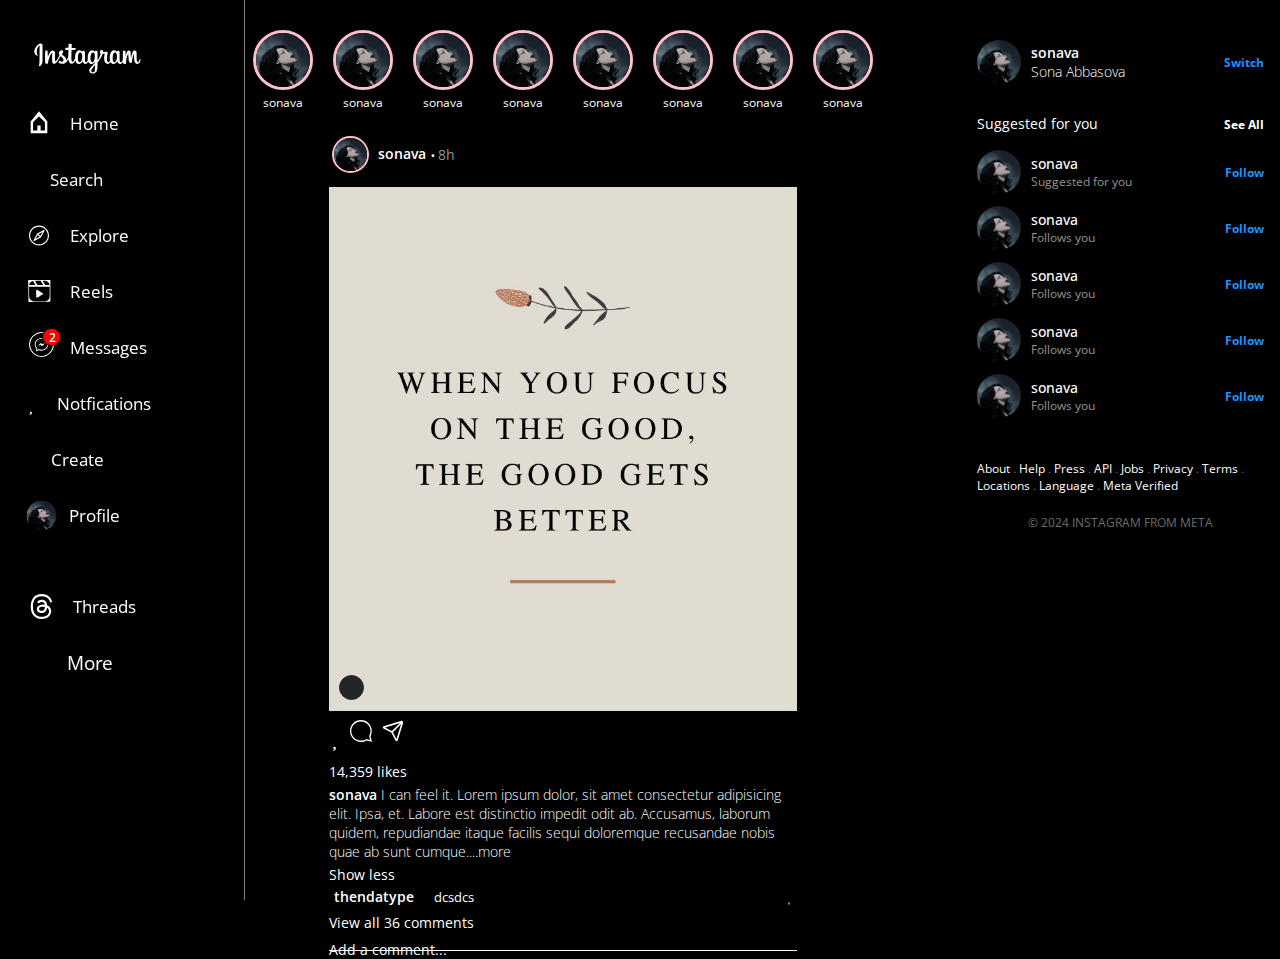
<file: index.html>
<!DOCTYPE html>
<html lang="en">
  <head>
    <meta charset="UTF-8" />
    <meta name="viewport" content="width=device-width, initial-scale=1.0" />
    <link rel="shortcut icon" href="favicon.png" />
    <link href="./client/assets/lib/css/emoji.css" rel="stylesheet" />
    <link
      rel="stylesheet"
      href="https://maxcdn.bootstrapcdn.com/font-awesome/4.4.0/css/font-awesome.min.css"
    />
    <link
      rel="stylesheet"
      href="https://cdnjs.cloudflare.com/ajax/libs/font-awesome/6.5.2/css/all.min.css"
      integrity="sha512-SnH5WK+bZxgPHs44uWIX+LLJAJ9/2PkPKZ5QiAj6Ta86w+fsb2TkcmfRyVX3pBnMFcV7oQPJkl9QevSCWr3W6A=="
      crossorigin="anonymous"
      referrerpolicy="no-referrer"
    />
    <link rel="stylesheet" href="./client/assets/css/style.css" />
    <title>Instagram</title>
  </head>
  <body>
    
    <!-- Menu -->
    <div class="left-side-menu">
      <a href="#">
        <div class="logo row">
          <img
            style="width: 48px; height: 48px"
            class="resp-logo"
            src="./client/assets/images/icon/instagram-black-logo.svg"
            alt=""
          />
          <img
            style="width: 183px; height: 76px; padding: 2px; margin-left: -8px"
            class="text-logo"
            src="./client/assets/images/icon/instagram-text-white-icon.svg"
            alt=""
          />
        </div>
      </a>
      <a href="#">
        <div class="home row">
          <img src="./client/assets/images/icon/home-black-icon.svg" alt="" />
          <p>Home</p>
        </div>
      </a>
      <a href="">
        <div class="search row">
          <i class="fa-solid fa-magnifying-glass"></i>
          <p>Search</p>
        </div>
      </a>
      <a href="./explore.html">
        <div class="explore row">
          <img
            src="./client/assets/images/icon/explore-tool-white-icon.svg"
            alt=""
          />
          <p>Explore</p>
        </div>
      </a>
      <a href="./reels.html">
        <div class="reels row">
          <img
            src="./client/assets/images/icon/instagram-reels-white-icon.svg"
            alt=""
          />
          <p>Reels</p>
        </div>
      </a>
      <a href="./message.html">
        <div class="messages row">
          <div class="msg-notfication">
            <img
              src="./client/assets/images/icon/messenger-white-icon.svg"
              alt=""
            />
            <span class="notfication">2</span>
          </div>
          <p>Messages</p>
        </div>
      </a>
      <a href="">
        <div class="notfications row">
          <i class="fa-regular fa-heart"></i>
          <p>Notfications</p>
        </div>
      </a>
      <a class="create-row">
        <div class="create row">
          <i class="fa-regular fa-square-plus"></i>
          <p>Create</p>
        </div>
      </a>
      <input type="file" id="create-input" />
      <a href="./profile.html">
        <div class="profile row">
          <img
            src="./client/assets/images/profile-photos/profile.jpeg"
            alt=""
          />
          <p>Profile</p>
        </div>
      </a>
      <a href="https://www.threads.net/login" target="_blank">
        <div class="threads row">
          <img
            src="./client/assets/images/icon/threads-white-icon.svg"
            alt=""
          />
          <p>Threads</p>
        </div>
      </a>
      <div class="more row">
        <i class="fa-solid fa-bars"></i>
        <p>More</p>
      </div>
    </div>
    <!-- Search Modal-->
    <div class="searchModal">
      <div class="top-side">
        <h2>Search</h2>
        <div class="searchBar">
          <i class="fa-solid fa-magnifying-glass"></i>
          <input
            type="search"
            placeholder="Search"
            name=""
            id="input-searchbar"
          />
        </div>
      </div>
      <div class="status-bar">
        <span id="recent">Recent</span>
        <span id="clear_all" style="cursor: pointer">Clear All</span>
      </div>
      <div class="searched-accounts">
        <div class="searched-account">
          <div class="left-side">
            <img
              src="./client/assets/images/profile-photos/profile.jpeg"
              alt=""
            />
            <div class="info">
              <p id="userName">sonava</p>
              <p id="name">Here is smth</p>
            </div>
          </div>
          <i class="fa-solid fa-x info-x"></i>
        </div>
        <div class="searched-account">
          <div class="left-side">
            <img
              src="./client/assets/images/profile-photos/profile.jpeg"
              alt=""
            />
            <div class="info">
              <p id="userName">sonava</p>
              <p id="name">Here is smth</p>
            </div>
          </div>
          <i class="fa-solid fa-x info-x"></i>
        </div>
      </div>
    </div>
    <!-- Notfications -->
    <div class="notfications-Modal">
      <div class="top-side">
        <h2>Notfications</h2>
      </div>
      <div class="every-notfication">
        <div class="notf-view">
          <img
            src="./client/assets/images/profile-photos/profile.jpeg"
            alt=""
          />
          <p><span id="userName">loveframm</span> started following you.</p>
          <span id="follow-btn">Follow</span>
        </div>
        <div class="notf-view">
          <img
            src="./client/assets/images/profile-photos/profile.jpeg"
            alt=""
          />
          <p><span id="userName">loveframm</span> started following you.</p>
          <span id="follow-btn">Follow</span>
        </div>
        <div class="notf-view">
          <img
            src="./client/assets/images/profile-photos/profile.jpeg"
            alt=""
          />
          <p><span id="userName">loveframm</span> started following you.</p>
          <span id="follow-btn">Follow</span>
        </div>
        <div class="notf-view">
          <img
            src="./client/assets/images/profile-photos/profile.jpeg"
            alt=""
          />
          <p><span id="userName">loveframm</span> started following you.</p>
          <span id="follow-btn">Follow</span>
        </div>
        <div class="notf-view">
          <img
            src="./client/assets/images/profile-photos/profile.jpeg"
            alt=""
          />
          <p><span id="userName">loveframm</span> started following you.</p>
          <span id="follow-btn">Follow</span>
        </div>
        <div class="notf-view">
          <img
            src="./client/assets/images/profile-photos/profile.jpeg"
            alt=""
          />
          <p><span id="userName">loveframm</span> started following you.</p>
          <span id="follow-btn">Follow</span>
        </div>
        <div class="notf-view">
          <img
            src="./client/assets/images/profile-photos/profile.jpeg"
            alt=""
          />
          <p><span id="userName">loveframm</span> started following you.</p>
          <span id="follow-btn">Follow</span>
        </div>

        <div class="notf-view">
          <img
            src="./client/assets/images/profile-photos/profile.jpeg"
            alt=""
          />
          <p><span id="userName">loveframm</span> started following you.</p>
          <span id="follow-btn">Follow</span>
        </div>

        <div class="notf-view">
          <img
            src="./client/assets/images/profile-photos/profile.jpeg"
            alt=""
          />
          <p><span id="userName">loveframm</span> started following you.</p>
          <span id="follow-btn">Follow</span>
        </div>
        <div class="notf-view">
          <img
            src="./client/assets/images/profile-photos/profile.jpeg"
            alt=""
          />
          <p><span id="userName">loveframm</span> started following you.</p>
          <span id="follow-btn">Follow</span>
        </div>
        <div class="notf-view">
          <img
            src="./client/assets/images/profile-photos/profile.jpeg"
            alt=""
          />
          <p><span id="userName">loveframm</span> started following you.</p>
          <span id="follow-btn">Follow</span>
        </div>
        <div class="notf-view">
          <img
            src="./client/assets/images/profile-photos/profile.jpeg"
            alt=""
          />
          <p><span id="userName">loveframm</span> started following you.</p>
          <span id="follow-btn">Follow</span>
        </div>
        <div class="notf-view">
          <img
            src="./client/assets/images/profile-photos/profile.jpeg"
            alt=""
          />
          <p><span id="userName">loveframm</span> started following you.</p>
          <span id="follow-btn">Follow</span>
        </div>
        <div class="notf-view">
          <img
            src="./client/assets/images/profile-photos/profile.jpeg"
            alt=""
          />
          <p><span id="userName">loveframm</span> started following you.</p>
          <span id="follow-btn">Follow</span>
        </div>
        <div class="notf-view">
          <img
            src="./client/assets/images/profile-photos/profile.jpeg"
            alt=""
          />
          <p><span id="userName">loveframm</span> started following you.</p>
          <span id="follow-btn">Follow</span>
        </div>
      </div>
    </div>
    <!-- More Modal -->
    <div class="menuModal">
      <a id="setting" href="./settings.html">
        <i class="fa-solid fa-gear"></i>
        <span>Settings</span>
      </a>
      <a id="activity">
        <i class="fa-solid fa-chart-line"></i>
        <span>Your Activity</span>
      </a>
      <a id="saved">
        <i class="fa-regular fa-bookmark" style="margin-right: 14px"></i>
        <span>Saved</span>
      </a>
      <a id="switch-appearance">
        <i class="fa-regular fa-moon"></i>
        <span>Switch Appearance</span>
      </a>
      <hr style="margin: 10px -9px" />
      <div id="switch-accounts">Switch Accounts</div>
      <a href="./login.html" id="logOut">Log out</a>
    </div>
    <!-- Switch Accounts Modal -->
    <div class="switchModal">
      <i class="fa-solid fa-x"></i>
      <img
        src="./client/assets/images/icon/instagram-text-black-icon.svg"
        alt=""
      />
      <form action="">
        <input type="text" placeholder="Phone number, username, or email" />
        <input type="password" placeholder="Password" />
        <div class="form-check">
          <input class="form-check-input" type="checkbox" value="" id="" />
          <label class="form-check-label" for="form-check-input"
            >Save login info</label
          >
        </div>
        <button>Log in</button>
        <a href="./forgot-password.html">Forgot password?</a>
      </form>
    </div>
    <!-- Post Detail (Index Action) -->
    <div class="post-comment-detail-Modal">
      <div class="detail-post-view-side">
        <img src="./client/assets/images/photos/img-1.jpeg" alt="" />
      </div>
      <div class="functional-side">
        <!-- 3 Dots Modal on Post Detail (Delete/Cancel) -->
        <div class="delete-cancel">
          <a href="">report</a>
          <a>Delete</a>
          <p>Cancel</p>
        </div>
        <div class="about-user">
          <div class="left-side">
            <img
              src="./client/assets/images/profile-photos/profile.jpeg"
              alt=""
            />
            <span id="userName">sonava</span>
            <span style="margin-bottom: 10px">.</span>
            <span id="follow-or-following">Follow</span>
          </div>
          <div class="right-side">
            <i class="fa-solid fa-ellipsis"></i>
          </div>
        </div>
        <div class="comment-show-area">
          <div>
            <div class="post-caption-static">
              <div class="">
                <img
                  src="./client/assets/images/profile-photos/profile.jpeg"
                  alt=""
                />
              </div>
              <p  >
                <span id="userName">sonava</span> I can feel it. Lorem ipsum
                dolor, sit amet consectetur adipisicing elit. Ipsa, et. Labore
                est distinctio impedit odit ab. Accusamus, laborum quidem,
                repudiandae itaque facilis sequi doloremque recusandae nobis
                quae ab sunt cumque.
              </p>
            </div>
          </div>
          <!-- Comment-View -->
          <div class="comments">
            <div class="comment-1">
              <div class="top">
                <div class="comment-view">
                  <div class="right">
                    <div class="">
                      <img
                        src="./client/assets/images/profile-photos/profile.jpeg"
                        alt=""
                      />
                    </div>
                    <div class="cmt">
                     <div class="cm1">
                      <p id="comment-cmt" class="comment-text">
                        <span id="userName">sonava</span> I can feel it. Lorem
                        ipsum dolor, sit amet consectetur adipisicing elit.
                        Ipsa, et. Labore est distinctio impedit odit ab.
                        Accusamus, laborum quidem, repudiandae itaque facilis
                        sequi doloremque recusandae nobis quae ab sunt cumque.
                      </p>
                      <span id="more-span">...more</span>
                      <span id="less-span">Show less</span>
                     
                    </div>
                      <div class="bottom">
                        <span>Reply</span>
                        <i class="fa-solid fa-ellipsis"></i>
                      </div>
                    </div>
                  </div>
                  <i class="fa-regular fa-heart comment-like"></i>
                </div>
              </div>
            </div>
            <div class="comment-2">
              <div class="top">
                <div class="comment-view">
                  <div class="right">
                    <div class="">
                      <img
                        src="./client/assets/images/profile-photos/profile.jpeg"
                        alt=""
                      />
                    </div>
                    <div class="cmt">
                      <p id="comment-cmt" class="comment-text">
                        <span id="userName">sonava</span> I can feel it. Lorem
                        ipsum dolor, sit amet consectetur adipisicing elit.
                        Ipsa, et. Labore est distinctio impedit odit ab.
                        Accusamus, laborum quidem, repudiandae itaque facilis
                        sequi doloremque recusandae nobis quae ab sunt cumque.
                      </p>
                      <span id="less-span">Show less</span>
                      <div class="bottom">
                        <span>Reply</span>
                        <i class="fa-solid fa-ellipsis"></i>
                      </div>
                    </div>
                    <span id="more-span">...more</span>
                  </div>
                  <i class="fa-regular fa-heart"></i>
                </div>
              </div>
            </div>
          </div>
        </div>
        <div class="bottom-side">
          <div class="left">
            <i class="fa-regular fa-heart"></i>
            <img
              id="comment-icon-img"
              style="width: 36px; height: 22px"
              src="./client/assets/images/icon/bubble-comment-white-icon.svg"
              alt=""
            />
            <img
              style="width: 30px; height: 22px"
              src="./client/assets/images/icon/send-white-icon.svg"
              alt=""
            />
          </div>
          <i
            style="font-size: 22px"
            class="fa-regular fa-bookmark detail-bookmark"
          ></i>
        </div>

        <p class="lead emoji-picker-container">
          <textarea
            class="form-control textarea-control"
            rows="3"
            placeholder="Write a caption..."
            data-emojiable="true"
          ></textarea>
        </p>
      </div>
    </div>
    <!-- Switch Appearence Modal -->
    <div class="appearance-change">
      <div class="static-top">
        <i class="fa-solid fa-chevron-left"></i>
        <span >Switch appearance</span>
        <i class="fa-regular fa-moon"></i>
        <!-- <div>
          <img src="./client/assets/images/icon/sun.png" alt="">
        </div> -->
      </div>
      <div class="mode">
        <span>Dark mood</span>
        <input type="checkbox" id="switch-mood" />
        <label for="switch-mood">Togglee</label>
      </div>
    </div>
    <!-- Responsive Top-Side Index For Mobile -->
    <div class="mobile-top">
      <a href="#">
        <div class="logo row">
          <img
            style="height: 72px; margin-left: -8px"
            class="text-logo"
            src="./client/assets/images/icon/instagram-text-white-icon.svg"
            alt=""
          />
        </div>
      </a>
      <div class="right-side">
        <div class="search-bar">
          <i class="fa-solid fa-magnifying-glass"></i>
          <input type="search" placeholder="Search" name="" id="" />
        </div>
        <i class="fa-regular fa-heart"></i>
      </div>
    </div>

    <div class="container">
        <!-- Story and Posts -->
        <div class="main-share">
          <section class="story-slider">
            <a href="./stories.html">
              <img
                src="./client/assets/images/profile-photos/profile.jpeg"
                alt=""
              />
              <span>sonava</span>
            </a>
            <a href="./stories.html">
              <img
                src="./client/assets/images/profile-photos/profile.jpeg"
                alt=""
              />
              <span>sonava</span>
            </a>
            <a href="./stories.html">
              <img
                src="./client/assets/images/profile-photos/profile.jpeg"
                alt=""
              />
              <span>sonava</span>
            </a>
            <a href="./stories.html">
              <img
                src="./client/assets/images/profile-photos/profile.jpeg"
                alt=""
              />
              <span>sonava</span>
            </a>
            <a href="./stories.html">
              <img
                src="./client/assets/images/profile-photos/profile.jpeg"
                alt=""
              />
              <span>sonava</span>
            </a>
            <a href="./stories.html">
              <img
                src="./client/assets/images/profile-photos/profile.jpeg"
                alt=""
              />
              <span>sonava</span>
            </a>
            <a href="./stories.html">
              <img
                src="./client/assets/images/profile-photos/profile.jpeg"
                alt=""
              />
              <span>sonava</span>
            </a>
            <a href="./stories.html">
              <img
                src="./client/assets/images/profile-photos/profile.jpeg"
                alt=""
              />
              <span>sonava</span>
            </a>
            <a href="./stories.html">
              <img
                src="./client/assets/images/profile-photos/profile.jpeg"
                alt=""
              />
              <span>sonava</span>
            </a>
            <a href="./stories.html">
              <img
                src="./client/assets/images/profile-photos/profile.jpeg"
                alt=""
              />
              <span>sonava</span>
            </a>
            <a href="./stories.html">
              <img
                src="./client/assets/images/profile-photos/profile.jpeg"
                alt=""
              />
              <span>sonava</span>
            </a>
            <a href="./stories.html">
              <img
                src="./client/assets/images/profile-photos/profile.jpeg"
                alt=""
              />
              <span>sonava</span>
            </a>
            <a href="./stories.html">
              <img
                src="./client/assets/images/profile-photos/profile.jpeg"
                alt=""
              />
              <span>sonava</span>
            </a>
            <a href="./stories.html">
              <img
                src="./client/assets/images/profile-photos/profile.jpeg"
                alt=""
              />
              <span>sonava</span>
            </a>
            <a href="./stories.html">
              <img
                src="./client/assets/images/profile-photos/profile.jpeg"
                alt=""
              />
              <span>sonava</span>
            </a>
            <a href="./stories.html">
              <img
                src="./client/assets/images/profile-photos/profile.jpeg"
                alt=""
              />
              <span>sonava</span>
            </a>
          </section>
          <!-- Post-Slider -->
          <section class="post-slider">
            <div class="post">
              <!-- 3 Dots Modal on Post (Delete/Cancel) -->
              <div class="dots">
                <a href="" style="color: red !important; font-weight: 700"
                  >Report</a
                >
                <a style="color: red !important; font-weight: 700">Delete</a>
                <a>Unfollow</a>
                <a href="">Add to favorites</a>
                <a href="post.html">Go to post</a>
                <a href="">Share to</a>
                <p id="dots-cancel">Cancel</p>
              </div>
              <!-- MyPost Dots Modal -->
              <div class="myPost-dots">
                <a style="color: red !important; font-weight: 700">Delete</a>
                <a>Edit</a>
                <p id="myPost-cancel">Cancel</p>
              </div>
              <div class="top-side">
                <a href="./profile.html">
                  <div class="">
                    <img
                      id="profile-photo"
                      src="./client/assets/images/profile-photos/profile.jpeg"
                      alt=""
                    />
                  </div>
                  <div class="threeSpan">
                    <span id="userName">sonava</span>
                    <span id="dot">.</span>
                    <span id="about-hour">8h</span>
                    <!-- mavi tik -->
                  </div>
                </a>
                <div class="ellipsis">
                  <i class="fa-solid fa-ellipsis"></i>
                </div>
              </div>
  
              <div class="post-view">
                <i class="fa-solid fa-heart post-like"></i>
                <img
                  id="post"
                  src="./client/assets/images/photos/img-1.jpeg"
                  alt=""
                />
                <div class="tagged-people">
                  <i class="fa-solid fa-user"></i>
                </div>
              </div>
  
              <div class="bottom-side">
                <div class="left">
                  <i class="fa-regular fa-heart"></i>
                  <img
                    id="post-bottom-comment-icon"
                    style="width: 22px; height: 22px"
                    src="./client/assets/images/icon/bubble-comment-white-icon.svg"
                    alt=""
                  />
                  <img
                    style="width: 22px; height: 22px"
                    src="./client/assets/images/icon/send-white-icon.svg"
                    alt=""
                  />
                </div>
                <i
                  style="font-size: 22px"
                  class="fa-regular fa-bookmark bookmark"
                ></i>
              </div>
              <p><span id="like">14,359</span> likes</p>
              <p id="caption" class="hidden">
                <a href="./profile.html" id="userName">sonava</a> I can feel it.
                Lorem ipsum dolor, sit amet consectetur adipisicing elit. Ipsa,
                et. Labore est distinctio impedit odit ab. Accusamus, laborum
                quidem, repudiandae itaque facilis sequi doloremque recusandae
                nobis quae ab sunt cumque.<span
                  style="cursor: pointer"
                  class="more_s"
                  >...more</span
                >
              </p>
              <span class="less_s">Show less</span>
  
              <div class="comment-view">
                <span id="userName">thendatype</span>
                <span id="comment">dcsdcs</span>
                <i class="fa-regular fa-heart mini-heart"></i>
              </div>
              <p id="view-comments" style="cursor: pointer">
                View all 36 comments
              </p>
              <p id="add-comment">Add a comment...</p>
              <!-- <hr /> -->
            </div>
          </section>
        </div>
      <!-- Edit Post Modal -->
      <div class="create-new-post-Modal edit-post-modal">
        <div class="navigation">
          <span id="cancel" style="cursor: pointer">Cancel</span>
          <span>Edit info</span>
          <a class="share-post done-text">Done</a>
        </div>
        <div class="post-and-caption">
          <div class="post-view-side">
            <img src="./client/assets/images/photos/img-1.jpeg" alt="" />
          </div>
          <div class="caption-side">
            <div class="about-user">
              <img
                src="./client/assets/images/profile-photos/profile.jpeg"
                alt=""
              />
              <span id="userName">sonava</span>
            </div>
            <p class="lead emoji-picker-container">
              <textarea
                class="form-control textarea-control"
                rows="3"
                placeholder="Write a caption..."
                data-emojiable="true"
              ></textarea>
            </p>
          </div>
        </div>
      </div>
      <!-- Create New Post Modal -->
      <div class="create-new-post-Modal create-post-modal">
        <div class="navigation">
          <span>Create new post</span>
          <a id="share-post share-text">Share</a>
        </div>
        <div class="post-and-caption">
          <div class="post-view-side">
            <img
              id="post-file"
              src="./client/assets/images/photos/img-1.jpeg"
              alt=""
            />
          </div>
          <div class="caption-side">
            <div class="about-user">
              <img
                src="./client/assets/images/profile-photos/profile.jpeg"
                alt=""
              />
              <span>sonava</span>
            </div>
            <p class="lead emoji-picker-container">
              <textarea
                class="form-control textarea-control"
                rows="3"
                placeholder="Write a caption..."
                data-emojiable="true"
              ></textarea>
            </p>
          </div>
        </div>
      </div>
    
      <!-- Suggestions -->
      <div class="suggestion">
        <a href="./profile.html" class="switch-account">
          <div class="left-side">
            <img
              src="./client/assets/images/profile-photos/profile.jpeg"
              alt=""
            />
            <div class="info">
              <p id="userName">sonava</p>
              <p id="name">Sona Abbasova</p>
            </div>
          </div>
          <span id="switch">Switch</span>
        </a>
        <div class="navigate">
          <span id="info">Suggested for you</span>
          <a id="nav">See All</a>
        </div>
        <div class="suggests">
          <div class="suggested-account">
            <a href="./profile.html" class="left-side">
              <img
                src="./client/assets/images/profile-photos/profile.jpeg"
                alt=""
              />
              <div class="info">
                <p id="userName">sonava</p>
                <p id="about">Suggested for you</p>
              </div>
            </a>
            <span id="follow">Follow</span>
          </div>
          <div class="suggested-account">
            <a href="./profile.html" class="left-side">
              <img
                src="./client/assets/images/profile-photos/profile.jpeg"
                alt=""
              />
              <div class="info">
                <p id="userName">sonava</p>
                <p id="about">Follows you</p>
              </div>
            </a>
            <span id="follow">Follow</span>
          </div>
          <a href="./profile.html" class="suggested-account">
            <div class="left-side">
              <img
                src="./client/assets/images/profile-photos/profile.jpeg"
                alt=""
              />
              <div class="info">
                <p id="userName">sonava</p>
                <p id="about">Follows you</p>
              </div>
            </div>
            <span id="follow">Follow</span>
          </a>
          <a href="./profile.html" class="suggested-account">
            <div class="left-side">
              <img
                src="./client/assets/images/profile-photos/profile.jpeg"
                alt=""
              />
              <div class="info">
                <p id="userName">sonava</p>
                <p id="about">Follows you</p>
              </div>
            </div>
            <span id="follow">Follow</span>
          </a>
          <a href="./profile.html" class="suggested-account">
            <div class="left-side">
              <img
                src="./client/assets/images/profile-photos/profile.jpeg"
                alt=""
              />
              <div class="info">
                <p id="userName">sonava</p>
                <p id="about">Follows you</p>
              </div>
            </div>
            <span id="follow">Follow</span>
          </a>
        </div>
        <!-- Bottom section -->
        <section class="bottom">
          <p>
            <a href="https://about.instagram.com/">About</a> .
            <a href="https://help.instagram.com/">Help</a> .
            <a href="https://about.instagram.com/blog">Press</a> .
            <a href="https://developers.facebook.com/docs/instagram">API</a> .
            <a href="https://about.instagram.com/about-us/careers">Jobs</a> .
            <a
              href="https://privacycenter.instagram.com/policy/?entry_point=ig_help_center_data_policy_redirect"
              >Privacy</a
            >
            . <a href="https://help.instagram.com/581066165581870/">Terms</a> .
            <a href="https://www.instagram.com/explore/locations/">Locations</a>
            .
            <a href="https://www.instagram.com/language/preferences/?hl=en"
              >Language</a
            >
            .
            <a
              href="https://accountscenter.instagram.com/meta_verified/?entrypoint=web_footer"
              >Meta Verified</a
            >
          </p>
          <p>© 2024 INSTAGRAM FROM META</p>
        </section>
      </div>
    </div>
    <!-- Responsive Bottom-Side Index For Mobile -->
    <div class="mobile-bottom">
      <a href="">
        <div class="home row">
          <img
            style="width: 38px; height: 38px"
            src="./client/assets/images/icon/home-white-icon.svg"
            alt=""
          />
        </div>
      </a>
      <a href="">
        <div class="explore row">
          <img
            style="width: 28px; height: 28px"
            src="./client/assets/images/icon/explore-tool-black-icon.svg"
            alt=""
          />
        </div>
      </a>
      <a href="">
        <div class="reels row">
          <img
            style="width: 35px; height: 25px; margin-top: 3px"
            src="./client/assets/images/icon/instagram-reels-black-icon.svg"
            alt=""
          />
        </div>
      </a>
      <a href="">
        <div class="create row">
          <i class="fa-regular fa-square-plus"></i>
        </div>
      </a>
      <a href="">
        <div class="messages row">
          <div class="msg-notfication">
            <img
              src="./client/assets/images/icon/messenger-white-icon.svg"
              alt=""
            />
          </div>
        </div>
      </a>
      <a href="">
        <div class="profile row">
          <img
            src="./client/assets/images/profile-photos/profile.jpeg"
            alt=""
          />
        </div>
      </a>
    </div>
  </body>
  <script src="https://code.jquery.com/jquery-1.11.3.min.js"></script>

  <!-- Begin emoji-picker JavaScript -->
  <script src="./client/assets/lib/js/config.min.js"></script>
  <script src="./client/assets/lib/js/util.min.js"></script>
  <script src="./client/assets/lib/js/jquery.emojiarea.min.js"></script>
  <script src="./client/assets/lib/js/emoji-picker.min.js"></script>
  <script src="./client/assets/js/main.js"></script>
</html>
</file>
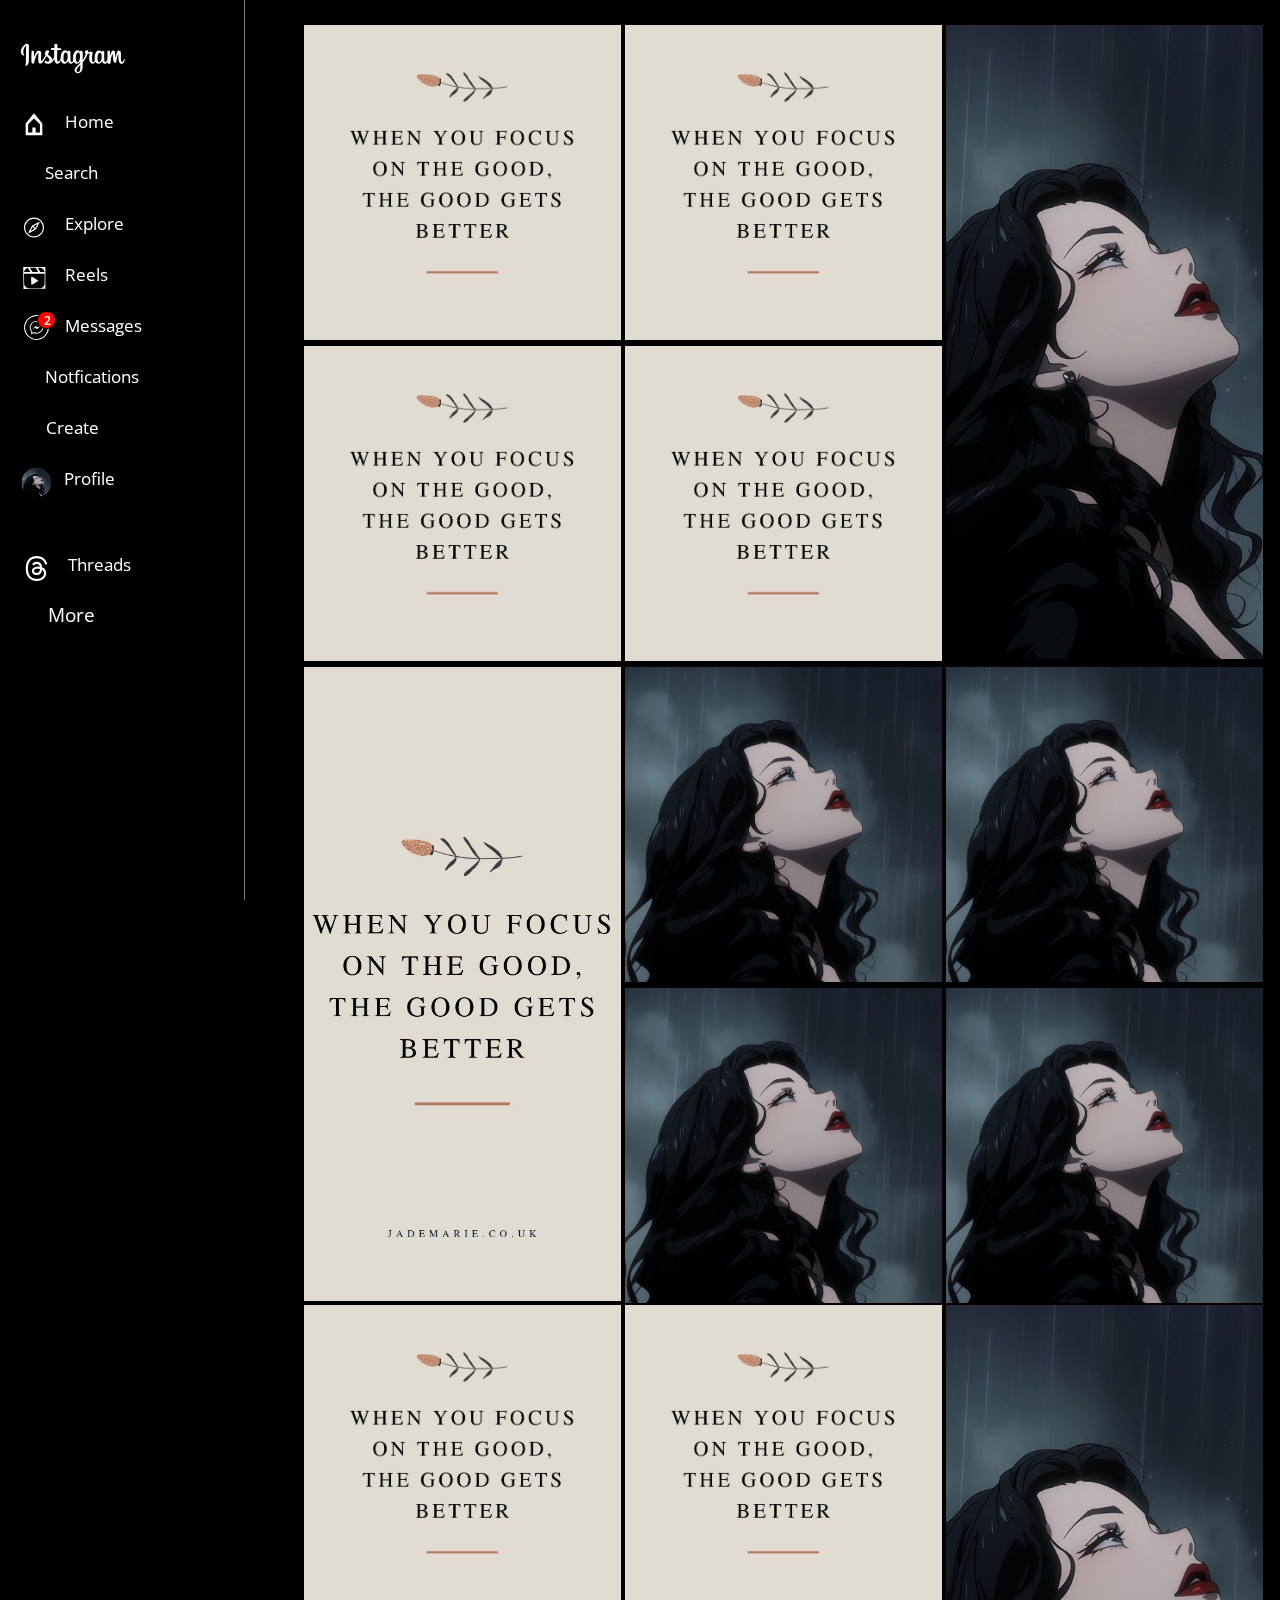
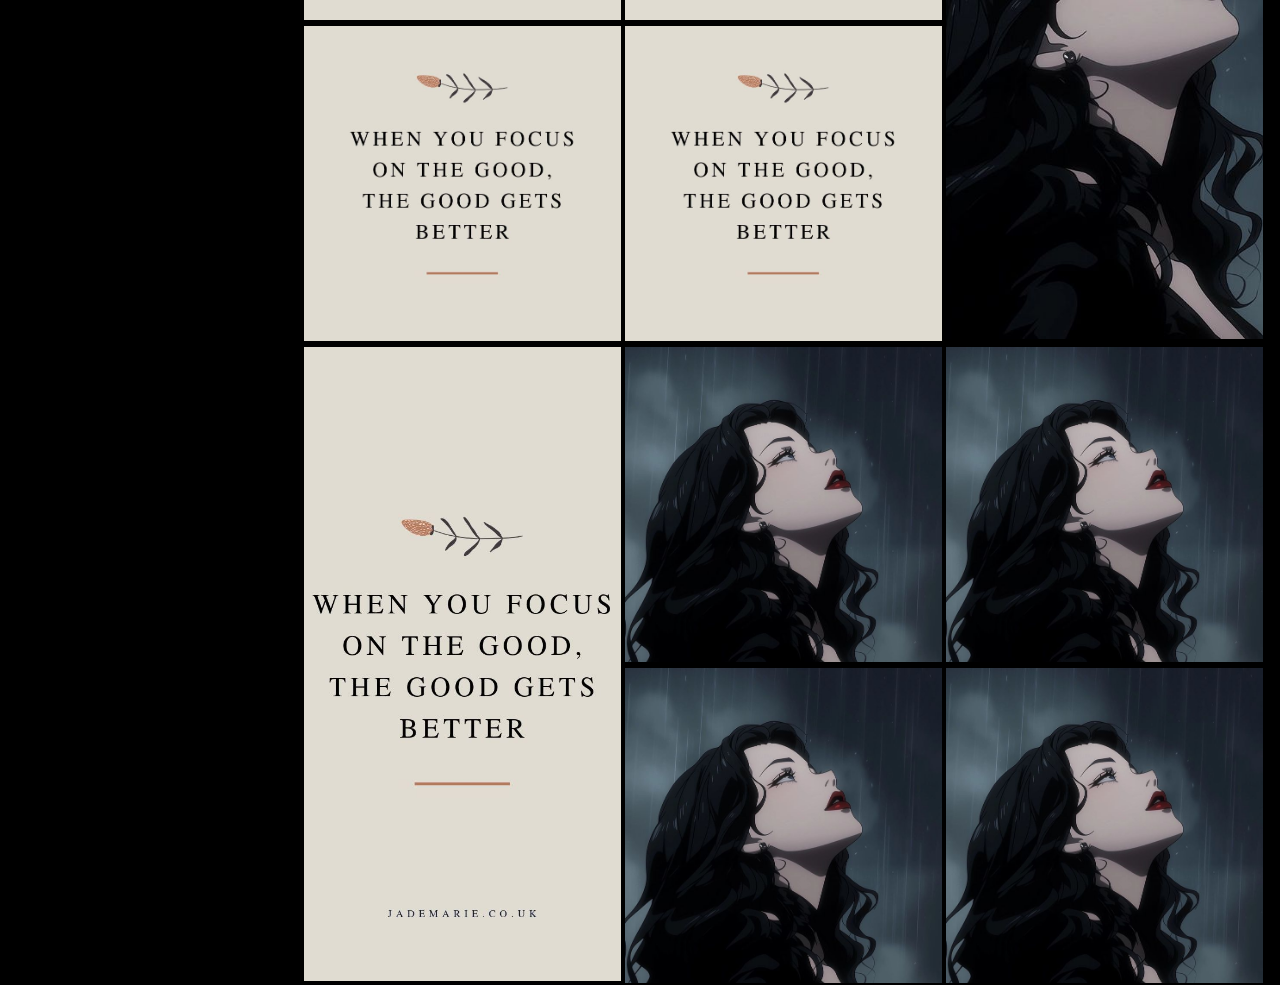
<file: explore.html>
<!DOCTYPE html>
<html lang="en">
  <head>
    <meta charset="UTF-8" />
    <meta name="viewport" content="width=device-width, initial-scale=1.0" />
    <link
      rel="stylesheet"
      href="https://cdnjs.cloudflare.com/ajax/libs/font-awesome/6.5.2/css/all.min.css"
      integrity="sha512-SnH5WK+bZxgPHs44uWIX+LLJAJ9/2PkPKZ5QiAj6Ta86w+fsb2TkcmfRyVX3pBnMFcV7oQPJkl9QevSCWr3W6A=="
      crossorigin="anonymous"
      referrerpolicy="no-referrer"
    />
    <link rel="stylesheet" href="./client/assets/css/explore.css" />
    <title>Instagram</title>
  </head>
  <body>
    <!-- Menu -->
    <div class="left-side-menu">
      <a href="#">
        <div class="logo row">
          <img
            style="width: 48px; height: 48px"
            class="resp-logo"
            src="./client/assets/images/icon/instagram-black-logo.svg"
            alt=""
          />
          <img
            style="width: 244px; height: 70px; padding: 2px; margin-left: -8px"
            class="text-logo"
            src="./client/assets/images/icon/instagram-text-white-icon.svg"
            alt=""
          />
        </div>
      </a>
      <a href="">
        <div class="home row">
          <img src="./client/assets/images/icon/home-black-icon.svg" alt="" />
          <p>Home</p>
        </div>
      </a>
      <a href="">
        <div class="search row">
          <i class="fa-solid fa-magnifying-glass"></i>
          <p>Search</p>
        </div>
      </a>
      <a href="">
        <div class="explore row">
          <img
            src="./client/assets/images/icon/explore-tool-white-icon.svg"
            alt=""
          />
          <p>Explore</p>
        </div>
      </a>
      <a href="">
        <div class="reels row">
          <img
            src="./client/assets/images/icon/instagram-reels-white-icon.svg"
            alt=""
          />
          <p>Reels</p>
        </div>
      </a>
      <a href="">
        <div class="messages row">
          <div class="msg-notfication">
            <img
              src="./client/assets/images/icon/messenger-white-icon.svg"
              alt=""
            />
            <span class="notfication">2</span>
          </div>
          <p>Messages</p>
        </div>
      </a>
      <a href="">
        <div class="notfications row">
          <i class="fa-regular fa-heart"></i>
          <p>Notfications</p>
        </div>
      </a>
      <a href="">
        <div class="create row">
          <i class="fa-regular fa-square-plus"></i>
          <p>Create</p>
        </div>
      </a>
      <a href="">
        <div class="profile row">
          <img
            src="./client/assets/images/profile-photos/profile.jpeg"
            alt=""
          />
          <p>Profile</p>
        </div>
      </a>
      <a href="https://www.threads.net/login" target="_blank">
        <div class="threads row">
          <img
            src="./client/assets/images/icon/threads-white-icon.svg"
            alt=""
          />
          <p>Threads</p>
        </div>
      </a>
      <a href="">
        <div class="more row">
          <i class="fa-solid fa-bars"></i>
          <p>More</p>
        </div>
      </a>
    </div>
    <div class="container">
      <div class="boxes">
        <img class="box" src="./client/assets/images/photos/img-1.jpeg" alt="">
        <img class="box" src="./client/assets/images/photos/img-1.jpeg" alt="">
        <img class="box" src="./client/assets/images/photos/img-1.jpeg" alt="">
        <img class="box" src="./client/assets/images/photos/img-1.jpeg" alt="">
<img id="top-right" src="./client/assets/images/profile-photos/profile.jpeg" alt="">

<img class="box" src="./client/assets/images/profile-photos/profile.jpeg" alt="">
<img class="box" src="./client/assets/images/profile-photos/profile.jpeg" alt="">
<img class="box" src="./client/assets/images/profile-photos/profile.jpeg" alt="">
<img class="box" src="./client/assets/images/profile-photos/profile.jpeg" alt="">
        <img id="bottom-left" src="./client/assets/images/photos/img-1.jpeg" alt="">

      </div>
      <div class="boxes">
        <img class="box" src="./client/assets/images/photos/img-1.jpeg" alt="">
        <img class="box" src="./client/assets/images/photos/img-1.jpeg" alt="">
        <img class="box" src="./client/assets/images/photos/img-1.jpeg" alt="">
        <img class="box" src="./client/assets/images/photos/img-1.jpeg" alt="">
<img id="top-right" src="./client/assets/images/profile-photos/profile.jpeg" alt="">

<img class="box" src="./client/assets/images/profile-photos/profile.jpeg" alt="">
<img class="box" src="./client/assets/images/profile-photos/profile.jpeg" alt="">
<img class="box" src="./client/assets/images/profile-photos/profile.jpeg" alt="">
<img class="box" src="./client/assets/images/profile-photos/profile.jpeg" alt="">
        <img id="bottom-left" src="./client/assets/images/photos/img-1.jpeg" alt="">

      </div>
    </div>
  </body>
</html>
</file>
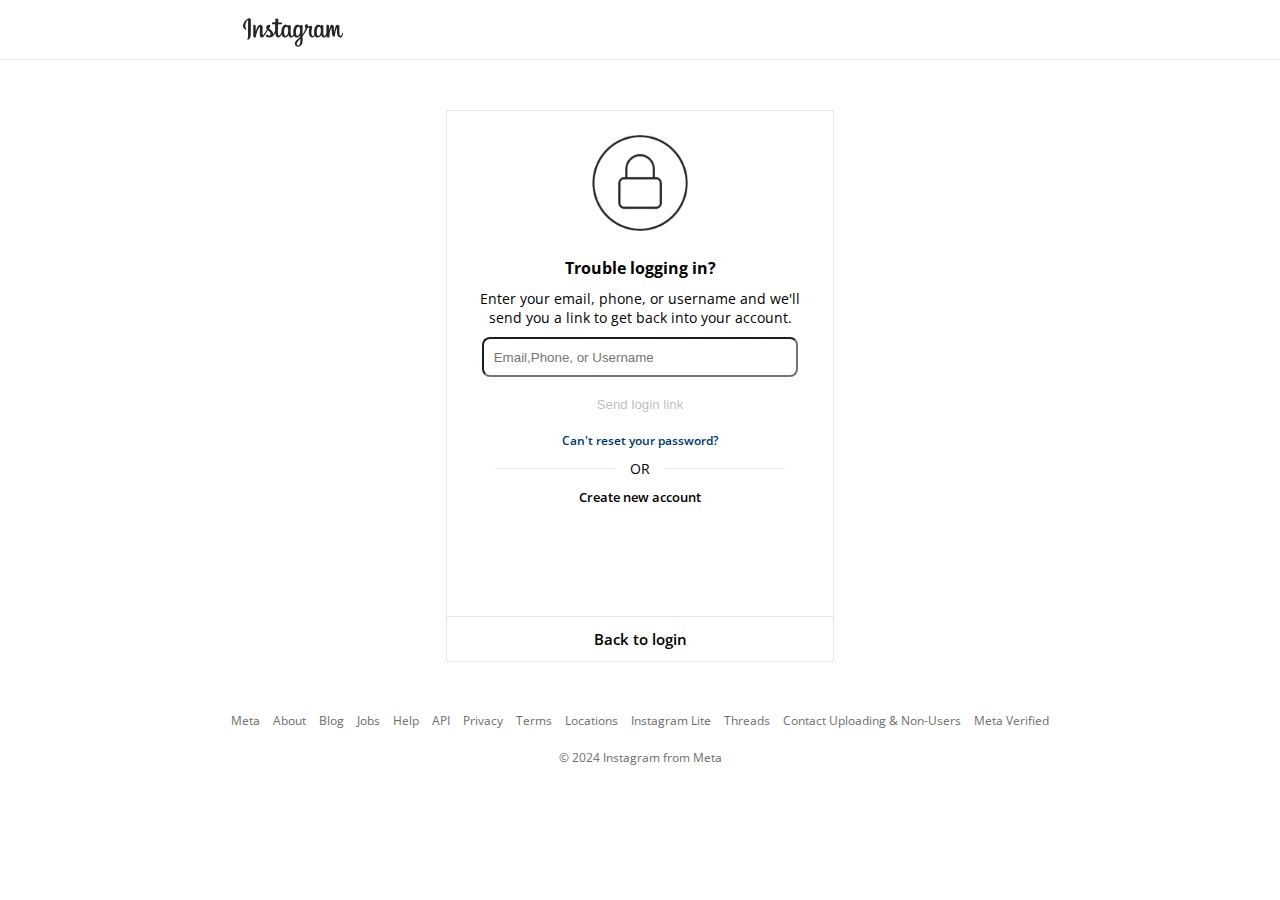
<file: forgot-password.html>
<!DOCTYPE html>
<html lang="pt-br">
  <head>
    <meta charset="UTF-8" />
    <meta name="viewport" content="width=device-width, initial-scale=1.0" />
    <link rel="stylesheet" href="./client/assets/css/forgot-password.css" />
    <title>Reset Password · Instagram</title>
  </head>
  <body>
    <div class="ig-text-div">
      <img
        id="text-icon"
        src="./client/assets/images/icon/instagram-text-black-icon.svg"
        alt=""
      />
    </div>
    <div class="container">
      <img src="./client/assets/images/icon/password-privacy.png" alt="" />
      <p id="trouble-txt">Trouble logging in?</p>
      <span
        >Enter your email, phone, or username and we'll send you a link to get
        back into your account.</span
      >
      <input type="text" placeholder="Email,Phone, or Username" />
      <button disabled>Send login link</button>
      <a id="reset" href="">Can't reset your password?</a>
      <div class="hr">
        <div id="line"></div>
        <span style="padding: 0 15px">OR</span>
        <div id="line"></div>
      </div>
      <a href="./register.html">Create new account</a>
      <a id="back-to-login" style="font-size: 15px" href="./login.html"
        >Back to login</a
      >
    </div>
    <!-- Bottom Section -->
    <section class="bottom">
      <p>
        <a href="https://about.meta.com/" target="_blank">Meta</a>
        <a href="https://about.instagram.com/">About</a>
        <a href="https://about.instagram.com/blog" target="_blank">Blog</a>
        <a href="https://about.instagram.com/about-us/careers">Jobs</a>
        <a href="https://help.instagram.com/">Help</a>
        <a href="https://developers.facebook.com/docs/instagram">API</a>
        <a
          href="https://privacycenter.instagram.com/policy/?entry_point=ig_help_center_data_policy_redirect"
          >Privacy</a
        >
        <a href="https://help.instagram.com/581066165581870/">Terms</a>
        <a href="https://www.instagram.com/explore/locations/">Locations</a>
        <a href="https://www.instagram.com/web/lite/">Instagram Lite</a>
        <a href="https://www.threads.net/" target="_blank">Threads</a>
        <a href="https://www.facebook.com/help/instagram/261704639352628"
          >Contact Uploading & Non-Users</a
        >
        <a
          href="https://accountscenter.instagram.com/meta_verified/?entrypoint=web_footer"
          >Meta Verified</a
        >
      </p>
      <p>© 2024 Instagram from Meta</p>
    </section>
  </body>
</html>
</file>
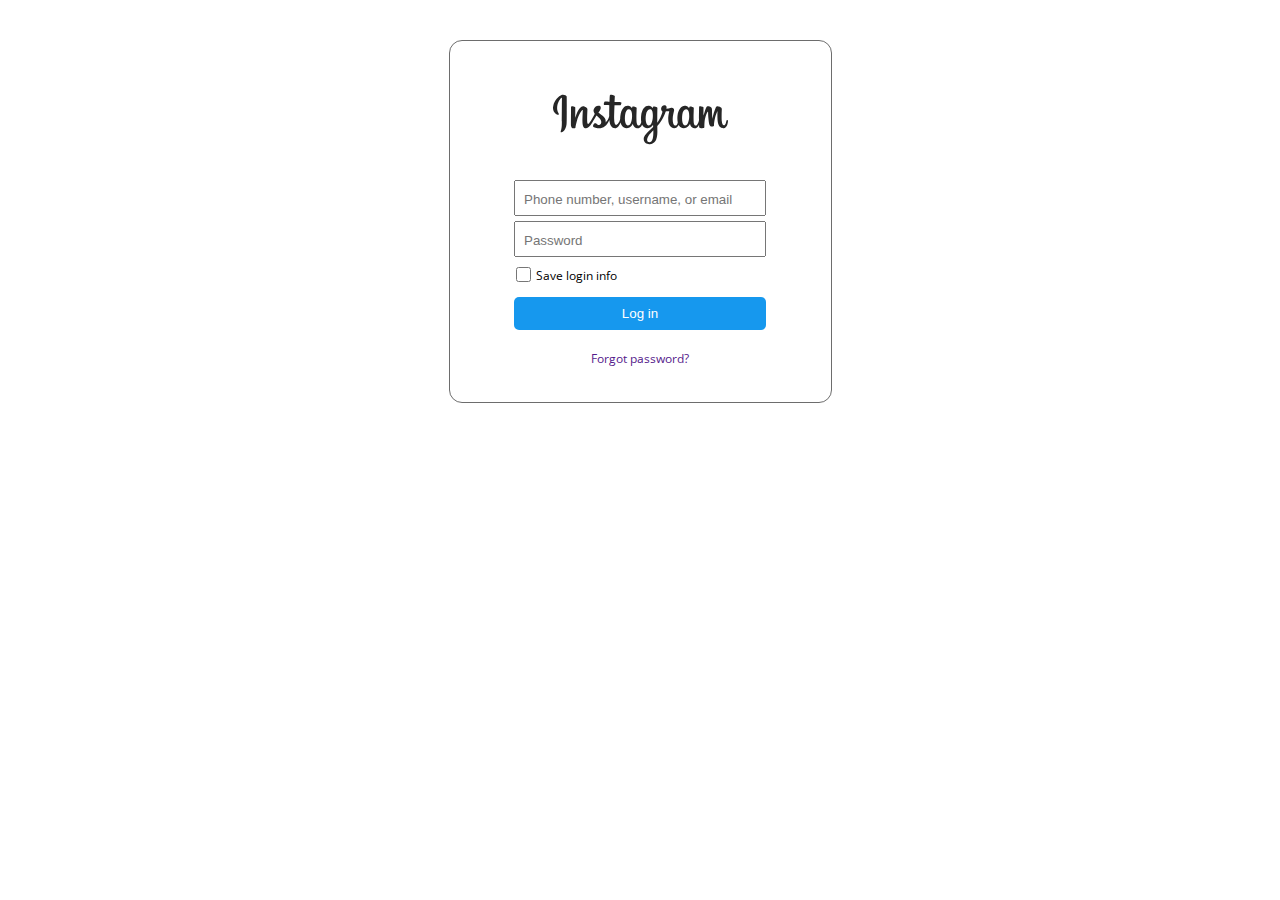
<file: modals.html>
<!DOCTYPE html>
<html lang="en">
  <head>
    <meta charset="UTF-8" />
    <meta name="viewport" content="width=device-width, initial-scale=1.0" />
    <title>Switch Accounts</title>
    <link
      rel="stylesheet"
      href="https://cdnjs.cloudflare.com/ajax/libs/font-awesome/6.5.2/css/all.min.css"
      integrity="sha512-SnH5WK+bZxgPHs44uWIX+LLJAJ9/2PkPKZ5QiAj6Ta86w+fsb2TkcmfRyVX3pBnMFcV7oQPJkl9QevSCWr3W6A=="
      crossorigin="anonymous"
      referrerpolicy="no-referrer"
    />
    <link rel="stylesheet" href="./client/assets/css/modals.css" />
  </head>
  <body>
    <!-- Switch Accounts Modal -->
    <div class="switchModal">
      <i class="fa-solid fa-x"></i>
      <img
        src="./client/assets/images/icon/instagram-text-black-icon.svg"
        alt=""
      />
      <form action="">
        <input type="text" placeholder="Phone number, username, or email" />
        <input type="password" placeholder="Password" />
        <div class="form-check">
          <input class="form-check-input" type="checkbox" value="" id="" />
          <label class="form-check-label" for="form-check-input"
            >Save login info</label
          >
        </div>
        <button>Log in</button>
        <a href="">Forgot password?</a>
      </form>
    </div>
  </body>
</html>
</file>
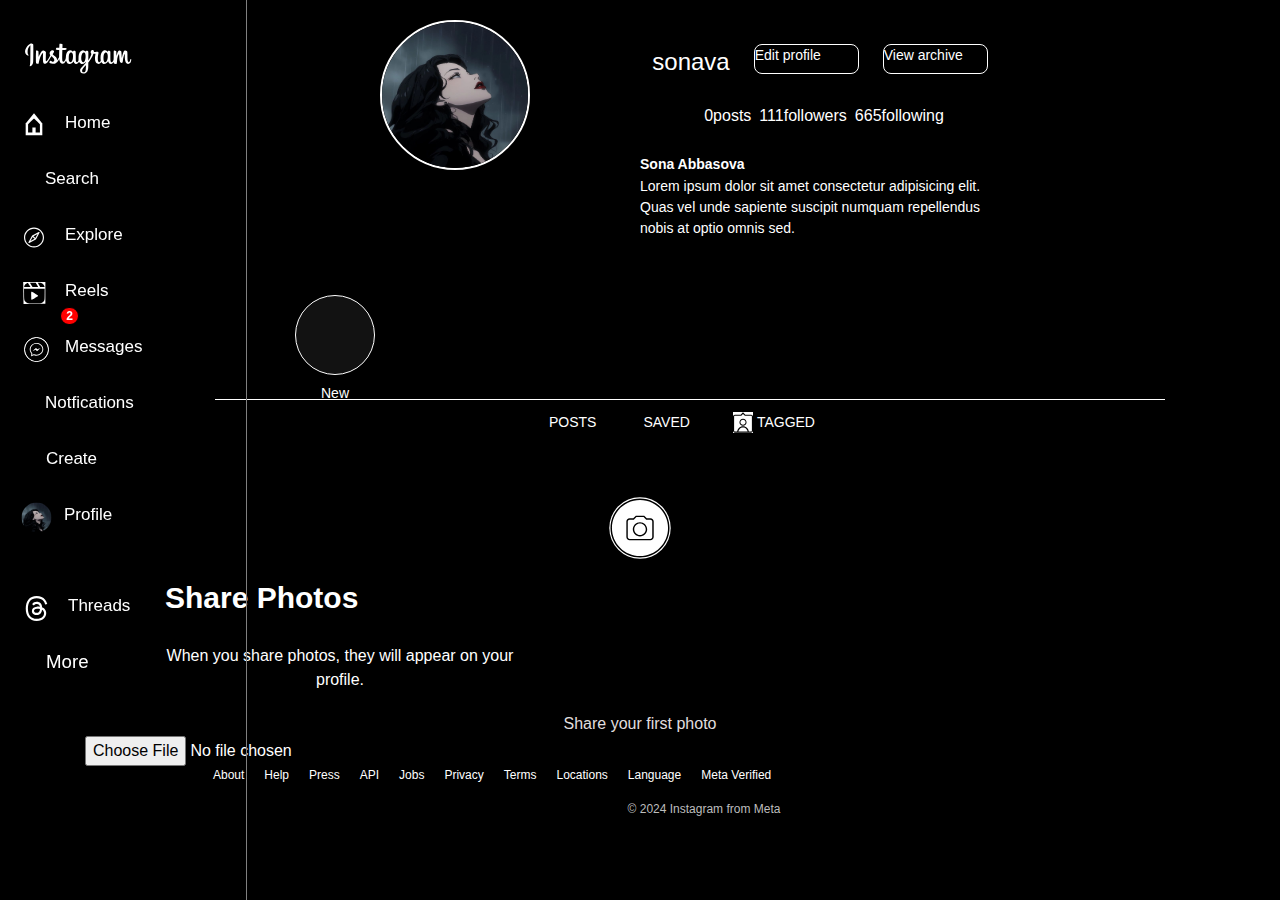
<file: profile.html>
<!DOCTYPE html>
<html lang="en">
<head>
    <meta charset="UTF-8">
    <meta name="viewport" content="width=device-width, initial-scale=1.0">
    <link rel="stylesheet" href="./client/assets/css/bootstrap.css">
    <link rel="stylesheet" href="https://cdnjs.cloudflare.com/ajax/libs/font-awesome/6.5.2/css/all.min.css" integrity="sha512-SnH5WK+bZxgPHs44uWIX+LLJAJ9/2PkPKZ5QiAj6Ta86w+fsb2TkcmfRyVX3pBnMFcV7oQPJkl9QevSCWr3W6A==" crossorigin="anonymous" referrerpolicy="no-referrer" />
    <link rel="stylesheet" href="./client/assets/css/profile.css">
    <title>Instagram</title>
</head>
<body class="flex justify-end">
     <!-- Menu -->
     <div class="left-side-menu">
      <a href="#">
               <div class="logo row">
          <img
            style="width: 48px; height: 48px"
            class="resp-logo"
            src="./client/assets/images/icon/instagram-black-logo.svg"
            alt=""
          />
          <img
            style="width: 183px; height: 76px; padding: 2px; margin-left: -8px"
            class="text-logo"
            src="./client/assets/images/icon/instagram-text-white-icon.svg"
            alt=""
          />
        </div>
      </a>
      <a href="">
        <div class="home row">
          <img src="./client/assets/images/icon/home-black-icon.svg" alt="" />
          <p>Home</p>
        </div>
      </a>
      <a href="">
        <div class="search row">
          <i class="fa-solid fa-magnifying-glass"></i>
          <p>Search</p>
        </div>
      </a>
      <a href="">
        <div class="explore row">
          <img
            src="./client/assets/images/icon/explore-tool-white-icon.svg"
            alt=""
          />
          <p>Explore</p>
        </div>
      </a>
      <a href="">
        <div class="reels row">
          <img
            src="./client/assets/images/icon/instagram-reels-white-icon.svg"
            alt=""
          />
          <p>Reels</p>
        </div>
      </a>
      <a href="">
        <div class="messages row">
          <div class="msg-notfication">
            <img
              src="./client/assets/images/icon/messenger-white-icon.svg"
              alt=""
            />
            <span class="notfication">2</span>
          </div>
          <p>Messages</p>
        </div>
      </a>
      <a href="">
        <div class="notfications row">
          <i class="fa-regular fa-heart"></i>
          <p>Notfications</p>
        </div>
      </a>
      <a href="">
        <div class="create row">
          <i class="fa-regular fa-square-plus"></i>
          <p>Create</p>
        </div>
      </a>
      <a href="">
        <div class="profile row">
          <img
            src="./client/assets/images/profile-photos/profile.jpeg"
            alt=""
          />
          <p>Profile</p>
        </div>
      </a>
      <a href="https://www.threads.net/login" target="_blank">
        <div class="threads row">
          <img
            src="./client/assets/images/icon/threads-white-icon.svg"
            alt=""
          />
          <p>Threads</p>
        </div>
      </a>
      <a href="">
        <div class="more row">
          <i class="fa-solid fa-bars"></i>
          <p>More</p>
        </div>
      </a>
    </div>
      <!-- Profile View -->
      <div class="container">
        <div class="profile-view">
<div class="top-side">
  <a href="">
    <div>
      <img
       src="./client/assets/images/profile-photos/profile.jpeg" alt="">
    </div>
  </a>
<div class="top-right">
  <div class="edit-archive">
    <span id="userName">sonava</span>
    <a href=""><span id="edit">Edit profile</span></a>
    <a href=""><span id="archive">View archive</span></a>
    <a href=""><span id="settings"><i class="fa-solid fa-gear"></i></span></a>
  </div>
  <div class="post-follower-count">
    <span><span id="posts-count">0</span>posts</span>
    <span><span id="posts-count">111</span>followers</span>
    <span><span id="posts-count">665</span>following</span>
  </div>
  <div class="info">
    <span id="name">Sona Abbasova</span>
    <p id="bio">Lorem ipsum dolor sit amet consectetur adipisicing elit. Quas vel unde
       sapiente suscipit numquam repellendus nobis at optio omnis sed.</p>
  </div>
</div>
</div>
<div class="highlights flex">
<div class="highlight">
  <div class="circle">
    <span><i class="fa-solid fa-plus"></i></span>
  </div>
  <span style="font-size: 14px; font-weight: semibold; margin: 8px 0;">New</span>
</div>
</div>
        </div>
        <div class="posts">
          <a href=""><span><i class="fa-brands fa-slack"></i> POSTS</span></a>
          <a href=""><span><i class="fa-regular fa-bookmark"></i>SAVED</span></a>
          <a href=""><span><img src="./client/assets/images/icon/instagram-tag-icon.svg" alt="">TAGGED</span></a>
        </div>
        <img class="no-photo" src="./client/assets/images/icon/no-photo-icon.svg" alt="">
        <h3 style="font-weight: bold; margin-left: 80px;margin-top: 20px;font-size: 30px;">Share Photos</h3>
        <span style="width: 350px;margin: 20px 0; margin-left: 80px; text-align: center;">When you share photos, they will appear on your profile.</span>
     <p id="share" class="share">Share your first photo</p>
     <input type="file" value="" class="hidden" id="input">
     <section class="bottom">
      <p style="display: flex; gap: 20px; margin-bottom: 16px;">
        <a href="https://about.instagram.com/">About</a>  <a href="https://help.instagram.com/">Help</a>  <a href="https://about.instagram.com/blog">Press</a> 
        <a href="https://developers.facebook.com/docs/instagram">API</a>  <a href="https://about.instagram.com/about-us/careers">Jobs</a>  <a href="https://privacycenter.instagram.com/policy/?entry_point=ig_help_center_data_policy_redirect">Privacy</a> 
        <a href="https://help.instagram.com/581066165581870/">Terms</a>  <a href="https://www.instagram.com/explore/locations/">Locations</a> 
        <a href="https://www.instagram.com/language/preferences/?hl=en">Language</a> 
        <a href="https://accountscenter.instagram.com/meta_verified/?entrypoint=web_footer">Meta Verified</a>
      </p>
      <p>© 2024 Instagram from Meta</p>
    </section>
    </div>

</body>
<script src="./client/assets/js/profile.js"></script>
</html>
</file>
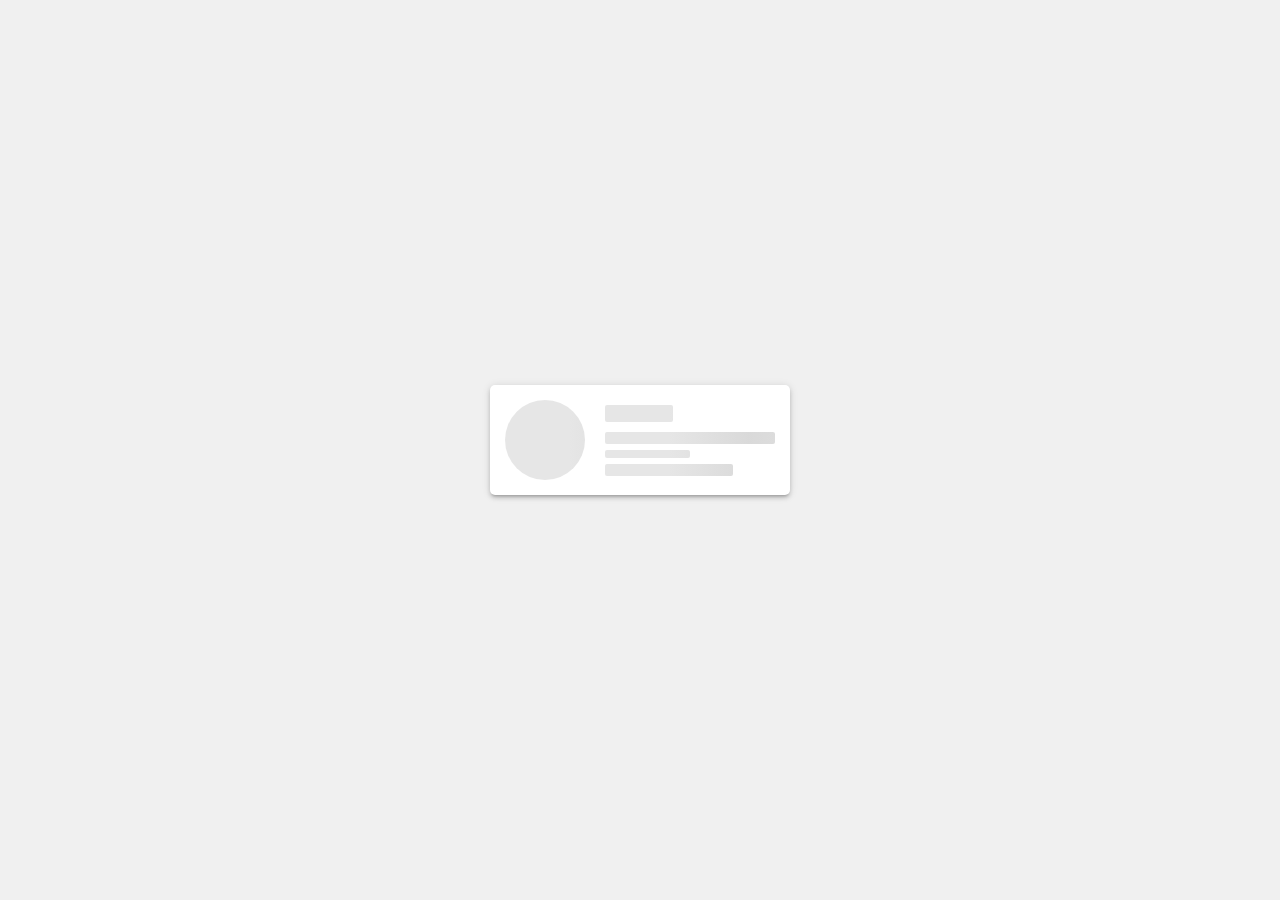
<file: reels.html>
<!DOCTYPE html>
<html lang="en">
<head>
    <meta charset="UTF-8">
    <meta name="viewport" content="width=device-width, initial-scale=1.0">
    <link rel="stylesheet" href="./client/assets/css/reels.css">
    <title>Document</title>
</head>
<body>
    <div class="container">
        <div class="skeleton">
               <div class="skeleton-left flex1">
               <div class="square circle"></div>
             </div>
               <div class="skeleton-right flex2">
                 <div class="line h17 w40 m10"></div>
                 <div class="line"></div>
                 <div class="line h8 w50"></div>
                 <div class="line  w75"></div>
             </div>
       </div>
     </div>
     
</body>
</html>
</file>
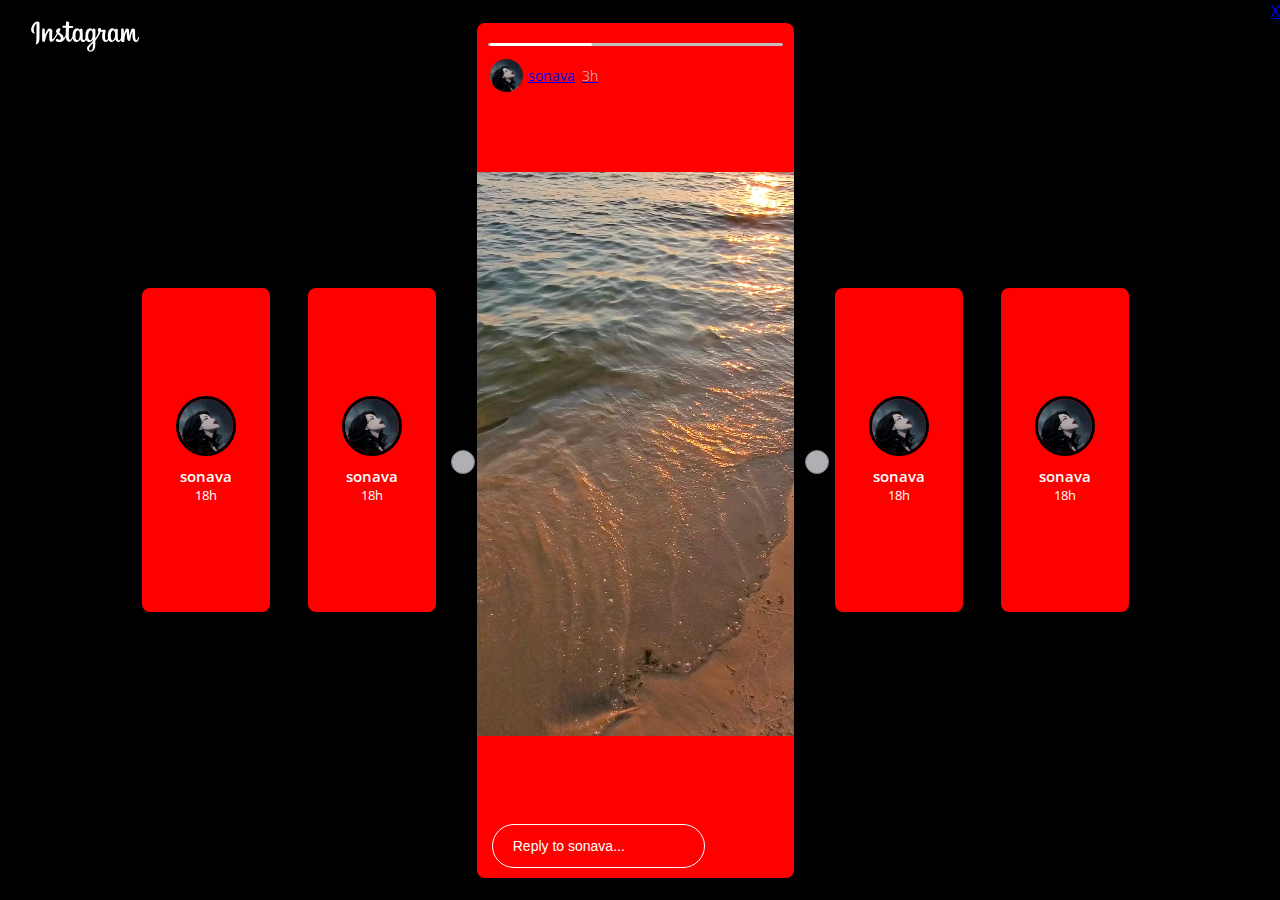
<file: stories.html>
<!DOCTYPE html>
<html lang="en">
  <head>
    <meta charset="UTF-8" />
    <meta name="viewport" content="width=device-width, initial-scale=1.0" />
    <link
      rel="stylesheet"
      href="https://cdnjs.cloudflare.com/ajax/libs/font-awesome/6.5.2/css/all.min.css"
      integrity="sha512-SnH5WK+bZxgPHs44uWIX+LLJAJ9/2PkPKZ5QiAj6Ta86w+fsb2TkcmfRyVX3pBnMFcV7oQPJkl9QevSCWr3W6A=="
      crossorigin="anonymous"
      referrerpolicy="no-referrer"
    />
    <link rel="stylesheet" href="./client/assets/css/stories.css" />
    <title>Stories . Instagram</title>
  </head>
  <body>
    <img
      class="ig-icon"
      src="./client/assets/images/icon/instagram-text-white-icon.svg"
      alt=""
    />
    <div class="container">
      <div class="box">
        <div class="cover">
          <img
            src="./client/assets/images/profile-photos/profile.jpeg"
            alt=""
          />
          <span id="userName">sonava</span>
          <span id="hour">18h</span>
        </div>
      </div>
      <div class="box">
        <div class="cover">
          <img
            src="./client/assets/images/profile-photos/profile.jpeg"
            alt=""
          />
          <span id="userName">sonava</span>
          <span id="hour">18h</span>
        </div>
      </div>
      <i class="fa-solid fa-less-than"></i>
      <div class="mainBox active">
        <div class="top-side">
          <div class="loading-bar"></div>
          <div class="loading-line"></div>
          <div class="top-info">
            <a href="./profile.html" class="left-side">
              <img
                src="./client/assets/images/profile-photos/profile.jpeg"
                alt=""
              />
              <span id="userName">sonava</span>
              <span id="hour">3h</span>
            </a>
            <div class="right-side">
              <i class="fa-solid fa-volume-high"></i>
              <!-- <i class="fa-solid fa-volume-xmark"></i> -->
              <i class="fa-solid fa-play"></i>
              <!-- <i class="fa-solid fa-pause"></i> -->
            </div>
          </div>
        </div>
      <video style="width: 100%; height: 80%; scale: 1">
        <source  src="./client/assets/posts/videos/video-1.mp4" type="video/mp4">
      </video>
        <div class="bottom-side">
          <input id="msg-input" type="text" placeholder="Reply to sonava..." />
          <i id="heart" class="fa-regular fa-heart"></i>
          <i class="fa-regular fa-paper-plane"></i>
        </div>
      </div>
      <i class="fa-solid fa-greater-than"></i>
      <div class="box">
        <div class="cover">
          <img
            src="./client/assets/images/profile-photos/profile.jpeg"
            alt=""
          />
          <span id="userName">sonava</span>
          <span id="hour">18h</span>
        </div>
      </div>
      <div class="box">
        <div class="cover">
          <img
            src="./client/assets/images/profile-photos/profile.jpeg"
            alt=""
          />
          <span id="userName">sonava</span>
          <span id="hour">18h</span>
        </div>
      </div>
    </div>
    <a class="x" href="./index.html">X</a>
  </body>
  <script src="./client/assets/js/stories.js "></script>
</html>
</file>
<file: client/assets/lib/css/emoji.css>
span.emoji {
  display: -moz-inline-box;
  display: inline-block;
  vertical-align: baseline;
  width: 1em;
  height: 1em;
  background-size: 1em;
  background-repeat: no-repeat;
  text-indent: -9999px;
}
span.emoji-sizer {
  line-height: 0.81em;
  font-size: 1em;
  margin: -2px 0;
}
span.emoji-outer {
  display: -moz-inline-box;
  display: inline-block;
  height: 1em;
  width: 1em;
}
span.emoji-inner {
  display: -moz-inline-box;
  display: inline-block;
  text-indent: -9999px;
  width: 100%;
  height: 100%;
  vertical-align: baseline;
}
img.emoji {
  width: 1em;
  height: 1em;
}
.emoji-wysiwyg-editor:empty:before {
  content: attr(placeholder);
  color: #9aa2ab;
}
.emoji-picker-container {
  position: relative;
}
.emoji-picker-icon {
  cursor: pointer;
  font-size: 20px !important;
  opacity: 0.7;
  transition: none;
  color: #fff;
  padding: 8px 5px;
  -moz-user-select: none;
  -webkit-user-select: none;
  -o-user-select: none;
  -ms-user-select: none;
  user-select: none;
}
.emoji-picker-icon.parent-has-scroll {
  right: 28px;
}
.emoji-picker-icon:hover {
  opacity: 1;
}
.emoji-wysiwyg-editor:empty:before {
  content: attr(placeholder);
  color: #9aa2ab;
}
.emoji-wysiwyg-editor:active:before,
.emoji-wysiwyg-editor:focus:before {
  content: none;
}
.emoji-wysiwyg-editor {
  padding: 6px;
  padding-right: 35px;
  margin-bottom: 0px;
  min-height: 35px;
  height: 30px;
  max-height: 284px;
  overflow: auto;
  line-height: 17px;
  box-shadow: none;
  transition: border-color ease-in-out 0.15s, box-shadow ease-in-out 0.15s;
  -webkit-user-select: text;
  word-wrap: break-word;
}
.emoji-wysiwyg-editor:focus{
  border: none;
  outline: none;
}
.emoji-wysiwyg-editor.parent-has-scroll {
  padding-right: 40px;
}
.emoji-wysiwyg-editor.single-line-editor {
  min-height: 35px;
  height: inherit;
}
.emoji-wysiwyg-editor img {
  width: 20px;
  height: 20px;
  vertical-align: middle;
  margin: -3px 0 0 0;
}
.emoji-menu {
  position: absolute;
  right: 0;
  z-index: 999;
  width: 225px;
  overflow: hidden;
  border: 1px #dfdfdf solid;
  border-radius: 3px;
  overflow: hidden;
  box-shadow: 0px 1px 1px rgba(0, 0, 0, 0.1);
}
.emoji-items-wrap1 {
  background: #fff;
  padding: 5px 2px 5px 5px;
}
.emoji-items-wrap1 .emoji-menu-tabs {
  width: 100%;
  margin-bottom: 8px;
  margin-top: 3px;
}
.emoji-items-wrap1 .emoji-menu-tabs td {
  text-align: center;
  color: #fff;
  line-height: 0;
}
.emoji-menu-tabs .emoji-menu-tab {
  display: inline-block;
  width: 24px;
  height: 29px;
  background: url("../img/IconsetSmiles.png") no-repeat;
  background-size: 42px 350px;
  border: 0;
}
.is_1x .emoji-menu-tabs .emoji-menu-tab {
  background-image: url("../img/IconsetSmiles_1x.png");
}
.emoji-menu-tabs .icon-recent {
  background-position: -9px -306px;
}
.emoji-menu-tabs .icon-recent-selected {
  background-position: -9px -277px;
}
.emoji-menu-tabs .icon-smile {
  background-position: -9px -34px;
}
.emoji-menu-tabs .icon-smile-selected {
  background-position: -9px -5px;
}
.emoji-menu-tabs .icon-flower {
  background-position: -9px -145px;
}
.emoji-menu-tabs .icon-flower-selected {
  background-position: -9px -118px;
}
.emoji-menu-tabs .icon-bell {
  background-position: -9px -89px;
}
.emoji-menu-tabs .icon-bell-selected {
  background-position: -9px -61px;
}
.emoji-menu-tabs .icon-car {
  background-position: -9px -196px;
}
.emoji-menu-tabs .icon-car-selected {
  background-position: -9px -170px;
}
.emoji-menu-tabs .icon-grid {
  background-position: -9px -248px;
}
.emoji-menu-tabs .icon-grid-selected {
  background-position: -9px -222px;
}
.emoji-menu-tabs .icon-smile,
.emoji-menu-tabs .icon-flower,
.emoji-menu-tabs .icon-bell,
.emoji-menu-tabs .icon-car,
.emoji-menu-tabs .icon-grid {
  opacity: 0.7;
}
.emoji-menu-tabs .icon-smile:hover,
.emoji-menu-tabs .icon-flower:hover,
.emoji-menu-tabs .icon-bell:hover,
.emoji-menu-tabs .icon-car:hover,
.emoji-menu-tabs .icon-grid:hover {
  opacity: 1;
}
.emoji-menu .emoji-items-wrap {
  position: relative;
  height: 174px;
  overflow: scroll;
}
.emoji-menu .emoji-items {
  padding-right: 8px;
  outline: 0 !important;
}
.emoji-menu img {
  width: 20px;
  height: 20px;
  vertical-align: middle;
  border: 0 none;
}
.emoji-menu .emoji-items a {
  margin: -1px 0 0 -1px;
  padding: 5px;
  display: block;
  float: left;
  border-radius: 2px;
  border: 0;
}
.emoji-menu .emoji-items a:hover {
  background-color: #edf2f5;
  border: none;
}
.emoji-menu:after {
  content: " ";
  display: block;
  clear: left;
}
.emoji-menu a .label {
  display: none;
} /*# sourceMappingURL=emoji.css.map */
</file>
<file: client/assets/css/style.css>
@import url("https://fonts.googleapis.com/css2?family=Open+Sans:wdth,wght@75..100,300..800&display=swap");
html {
  font-family: "Open Sans", sans-serif;
}
* {
  margin: 0;
  padding: 0;
  box-sizing: border-box;
}
body {
  background-color: #000;
  color: #fff;
  width: 100%;
  height: 100vh;
  display: flex;
  justify-content: center;
  /* overflow: hidden; */
}
.container {
  display: flex !important;
  flex-direction: row !important;
  justify-content: center;
  margin-left: 18% !important;
  right: 0;
  position: relative;
}
a {
  color: #fff !important;
  text-decoration: none !important;
}
.left-side-menu {
  width: 245px;
  height: 100%;
  display: flex;
  flex-direction: column;
  align-items: center;
  left: 0;
  border-right: 1px solid gray;
  padding: 0 14px;
  position: fixed;
  z-index: 2;
}
.left-side-menu .logo {
  width: 190px !important;
  height: 70px !important;
  background-color: #fff;
  scale: 0.6;
  margin-left: -70px !important;
  margin-top: 20px;
  margin-right: 4 0px !important;
}
.left-side-menu .logo .resp-logo {
  display: none !important;
}
.left-side-menu .logo img {
  scale: 1.1;
  padding: 0 12px;
  position: absolute;
}
.left-side-menu .row {
  width: 210px;
  height: 46px;
  display: flex;
  justify-content: start;
  align-items: center;
  gap: 0.5rem;
  margin-bottom: 10px;
  padding: 0px 12px;
}
.left-side-menu .row:hover {
  background-color: #313131;
  transition: 0.2s linear;
  cursor: pointer;
  border-radius: 10px;
}
.left-side-menu .more {
  padding-left: 24px;
}
.left-side-menu .row i {
  font-size: 20px;
}
.left-side-menu .row p {
  font-size: 17px;
  margin-left: 13px;
}
.left-side-menu .row img {
  width: 25px;
  height: 25px;
}
.left-side-menu .home img {
  background-color: #fff;
  width: 20px;
  scale: 2.6;
  border: 3px solid #fff;
  clip-path: polygon(50% 31%, 66% 47%, 66% 65%, 34% 65%, 34% 47%);
}
.left-side-menu .explore img {
  width: 20px;
}
.left-side-menu .reels img {
  background: #fff;
  width: 20px;
  border-radius: 32%;
  clip-path: polygon(14% 19%, 88% 19%, 88% 77%, 15% 78%);
  scale: 1.5;
}
.left-side-menu .profile img {
  border-radius: 50px;
  scale: 1.2;
}
.left-side-menu .messages img {
  background: #fff;
  border-radius: 50%;
  border: 1px solid #fff;
  cursor: pointer;
  position: relative;
}
.left-side-menu .messages p {
  margin-left: 8px;
}
.left-side-menu .create p {
  margin-left: 14px;
}
.left-side-menu #create-input {
  display: none;
  visibility: hidden;
}
.left-side-menu .profile p {
  margin-left: 7px;
}
.left-side-menu .more p {
  margin-left: 11px;
}
.left-side-menu .threads {
  margin-top: 35px;
}
.left-side-menu .threads p {
  margin-left: 11px;
}
.left-side-menu .more,
.threads i {
  scale: 1.1;
}
.left-side-menu .messages .notfication {
  color: #ffffff;
  background-color: red;
  border: 1px solid #000;
  width: 19px;
  height: 18px;
  line-height: 17px;
  font-size: 12px;
  font-weight: 600;
  border-radius: 10px;
  text-align: center;
  position: absolute;
  margin-top: -4px;
  margin-left: -12px;
  padding-left: 1px;
}
.mobile-top {
  display: none !important;
}

.searchModal {
  width: 420px;
  height: 100%;
  background-color: #000;
  position: fixed;
  z-index: 99999;
  left: 0;
  margin-left: 69px;
  display: none;
}
.searchModal h2 {
  margin: 26px 40px 30px 40px;
  font-weight: 600;
}
.searchModal .searchBar {
  border-bottom: 1px solid #fff;
  padding-bottom: 22px;
  padding-left: 4%;
}
.searchModal .searchBar input {
  width: 96%;
  height: 40px;
  border-radius: 7px;
  position: relative;
  z-index: 2;
  padding-left: 35px;
  padding-top: 3px;
  padding-right: 10px;
}
.searchModal .searchBar input::placeholder {
  font-size: 16px;
}
.searchModal .searchBar textarea:focus,
input:focus {
  outline: none;
}
.searchModal .searchBar .fa-magnifying-glass {
  position: absolute;
  z-index: 9999;
  color: #000;
  font-size: 18px;
  margin: 11px 10px;
}
.searchModal .status-bar {
  margin: 20px 0;
  font-size: 15px;
  display: flex;
  justify-content: space-between;
  padding: 0 20px;
  font-weight: bold;
}
.searchModal .status-bar #recent {
  margin-left: 12px;
}
.searchModal .status-bar #clear_all:hover {
  color: dodgerblue;
  transition: 0.1s linear;
}
.searchModal .searched-accounts {
  display: flex;
  flex-direction: column;
}
.searchModal .searched-account {
  width: 100%;
  display: flex;
  justify-content: space-between;
  align-items: center;
  font-size: 12px;
  margin: 10px 0;
  padding: 0 25px;
}
.searchModal .searched-account .left-side {
  display: flex;
  align-items: center;
}
.searchModal .searched-account img {
  width: 50px;
  height: 50px;
  border-radius: 50px;
}
.searchModal .searched-account .info {
  margin-left: 10px;
}
.searchModal .searched-account .info #userName {
  font-size: 14px;
  font-weight: 600;
}
.searchModal .searched-account .info #about {
  color: #949393;
}
.searchModal .searched-account .fa-x {
  font-weight: bold;
  font-size: 15px;
  cursor: pointer;
}
.notfications-Modal {
  width: 380px;
  height: 100%;
  background-color: #000;
  position: fixed;
  z-index: 99999;
  left: 0;
  margin-left: 69px;
  overflow-y: scroll;
  display: none;
}
.notfications-Modal h2 {
  margin: 26px 40px 30px 40px;
  font-weight: 600;
}
.notfications-Modal .every-notfication {
  display: flex;
  flex-direction: column;
  gap: 10px;
  font-size: 14px;
}
.notfications-Modal .every-notfication .notf-view {
  display: flex;
  justify-content: space-between;
  align-items: center;
}
.notfications-Modal img {
  width: 50px;
  height: 50px;
  border-radius: 50px;
}
.notf-view p {
  width: 50%;
}
.notf-view p #userName {
  font-size: 16px;
  font-weight: 600;
}
.notf-view #follow-btn {
  background-color: dodgerblue;
  border-radius: 5px;
  margin-right: 10px;
  padding: 7px 30px;
}
.menuModal {
  border-radius: 20px;
  background-color: #262626;
  color: #fff;
  font-size: 14px;
  width: 260px;
  padding: 10px 9px;
  display: flex;
  flex-direction: column;
  position: fixed;
  z-index: 3;
  left: 0;
  bottom: 0;
  margin: 0 0 80px 12px;
  display: none;
}
.menuModal span {
  color: #fff;
  text-decoration: none;
  width: 100%;
  height: 50px;
  display: flex;
  align-items: center;
}
.menuModal #logOut {
  color: #fff;
  text-decoration: none;
}
.menuModal #switch-accounts {
  width: 100%;
  height: 50px;
  display: flex;
  align-items: center;
  padding: 0 16px;
}
.menuModal a {
  width: 100%;
  height: 50px;
  display: flex;
  align-items: center;
  padding: 0 16px;
}
.menuModal a i {
  margin-right: 10px;
  font-size: 15px;
}
.menuModal a img {
  width: 18px;
  height: 18px;
  margin-right: 10px;
}
.menuModal a:hover,
#logOut:hover,
#switch-accounts:hover {
  background-color: #313131;
  width: 243px;
  height: 50px;
  border-radius: 10px;
  transition: 0.2s linear;
  cursor: pointer;
}
.switchModal {
  width: 383px;
  display: flex;
  flex-direction: column;
  align-items: center;
  text-align: center;
  margin: auto;
  border: 1px solid #6d6d6d;
  border-radius: 13px;
  background-color: #fff;
  color: #000;
  font-size: 12px;
  top: 50%;
  left: 50%;
  transform: translate(-50%, -50%);
  position: absolute;
  z-index: 55555;
  display: none;
}
.switchModal .fa-x {
  margin-left: 85%;
  padding-top: 18px;
  font-size: 22px;
  cursor: pointer;
}
.switchModal img {
  width: 175px;
  height: 51px;
  margin-bottom: 35px;
  margin-top: 35px;
}
.switchModal input {
  width: 252px;
  height: 36px;
  padding: 9px 0 7px 8px;
  margin-bottom: 5px;
}
.switchModal input:focus {
  outline-color: #d4cece !important;
}
.form-check {
  display: flex;
  align-self: baseline;
  margin: 5px 0 0 66px;
}
.form-check input {
  width: 15px;
  height: 15px;
  margin-right: 5px;
}
.switchModal button {
  width: 252px;
  height: 33px;
  border-radius: 5px;
  border: none;
  margin: 10px 0;
  background-color: #1698ee;
  color: #fff;
}
.switchModal a {
  display: block;
  text-decoration: none;
  text-align: center;
  margin: 10px 0 35px 0;
  color: #00376b !important;
  font-size: 12px;
}
.create-new-post-Modal {
  display: flex;
  flex-direction: column;
  width: 864px;
  height: 531px;
  margin-top: 60px;
  margin-left: -20%;
  background-color: black;
  border-radius: 10px;
  position: absolute;
  z-index: 9999999999999999999999;
  display: none;
}
.create-new-post-Modal .navigation {
  font-size: 17px;
  font-weight: 700;
  display: flex;
  justify-content: end;
  gap: 37%;
  padding: 10px 15px;
  border-bottom: 1px solid #fff;
}
.create-new-post-Modal .navigation #share-post {
  color: dodgerblue !important;
  cursor: pointer;
}
.create-new-post-Modal .navigation #share-post:hover {
  color: #fff !important;
}
.post-and-caption {
  display: flex;
}
.create-new-post-Modal .post-and-caption .post-view-side {
  width: 58%;
  height: 487px;
  object-fit: cover;
}
.create-new-post-Modal .post-and-caption .post-view-side img {
  width: 100%;
  height: 100%;
  object-fit: cover;
  border-bottom-left-radius: 10px;
}
.create-new-post-Modal .caption-side {
  width: 42%;
  padding: 0 10px;
}
.create-new-post-Modal .caption-side .about-user {
  display: flex;
  align-items: center;
  gap: 5px;
  margin-top: 5px;
  margin-bottom: 10px;
}
.create-new-post-Modal .caption-side .about-user img {
  width: 30px;
  height: 30px;
  border-radius: 50px;
}
.caption-side textarea {
  width: 100%;
  height: 180px;
  resize: none;
  padding: 10px;
  font-size: 14px;
  border: none;
}
.caption-side textarea:focus {
  outline: none;
}
.fa-face-smile {
  font-size: 20px;
  padding-left: 10px;
  cursor: pointer;
}
.post-comment-detail-Modal {
  display: flex;
  max-width: 1140px;
  height: 655px;
  background-color: #000;
  margin: auto;
  margin-top: 20px;
  position: absolute;
  z-index: 9879889545552145878;
  display: none;
}
.post-comment-detail-Modal .detail-post-view-side {
  width: 150%;
  height: 100%;
}
.post-comment-detail-Modal .detail-post-view-side img {
  width: 100%;
  height: 100%;
  object-fit: cover;
}
.functional-side img {
  width: 35px;
  height: 35px;
  border-radius: 50px;
}
.functional-side .about-user {
  display: flex;
  justify-content: space-between;
  align-items: center;
  padding: 10px 5px;
  border-bottom: 1px solid gray;
}
.functional-side .about-user .left-side {
  display: flex;
  align-items: center;
  gap: 10px;
}
.functional-side .comment-show-area {
  display: flex;
  flex-direction: column;
  gap: 5px;
  height: 450px;
  /* overflow-y: scroll; */
  border-bottom: 1px solid gray;
}
.functional-side .comment-show-area .post-caption-static {
  margin-top: 10px;
  width: 100%;
  height: 100px;
  display: flex;
  gap: 10px;
  padding-left: 5px;
  padding-right: 10px;
  font-size: 13px;
}
.comments {
  display: flex;
  flex-direction: column;
  gap: 25px;
}
.comment-view {
  display: flex;
  height: 25px;
  /* align-items: center; */
  padding: 5px;
  font-size: 13px;
  cursor: pointer;
}
.comment-view img {
  margin-right: 5px;
}
.comment-view .right {
  width: 100%;
  display: flex;
  /* justify-content: space-between; */
  padding: 0 10px 0 5px;
}
#userName {
  font-size: 14px;
  font-weight: 600;
}
#more-span {
  cursor: pointer;
}
#less-span {
  display: none;
  cursor: pointer;
  color: rgb(197, 195, 195);
}
.comment .bottom {
  display: flex;
  align-items: center;
  gap: 10px;
  margin-left: 10px;
  font-size: 13px;
  cursor: pointer;
}
.comment .bottom .fa-ellipsis {
  display: block;
}
.right .comment-view .fa-heart {
  position: fixed;
  right: 0;
}
.bottom-side {
  display: flex;
  justify-content: space-between;
  margin: 5px 0;
  padding: 5px;
}
.bottom-side .left {
  display: flex;
  cursor: pointer;
}
.bottom-side i {
  font-size: 24px;
  cursor: pointer;
}
.delete-cancel {
  width: 300px;
  display: flex;
  flex-direction: column;
  background-color: #262626;
  border-radius: 5px;
  font-size: 17px;
  position: absolute;
  z-index: 2;
  left: 50%;
  top: 50%;
  transform: translate(50%, -50%);
  display: none;
}
.delete-cancel p,
.delete-cancel a {
  padding: 15px 0;
  text-align: center;
  cursor: pointer;
}
.delete-cancel a {
  color: red !important;
  font-weight: 700;
  border-bottom: 1px solid #cccccc;
}
#follow-or-following {
  cursor: pointer;
}

.appearance-change{
  position: absolute;
  z-index: 999999999999;
  background-color: #262626;
  color: #fff;
  border-radius: 10px;
  width: 260px;
  left: 12px;
  bottom: 110px;
  display: none;
}
.appearance-change .static-top{
  display: flex;
  justify-content: space-between;
  align-items: center;
  height: 53px;
  padding: 0 16px;
  border-bottom: 1px solid #000;
}
.appearance-change .static-top  .fa-chevron-left{
  font-size: 13px;
}
.appearance-change .static-top span{
  padding-right: 60px;
}
.appearance-change .static-top .fa-moon{
  font-size: 22px;
  transform: scaleX(-1);
} 
.appearance-change .static-top img{
  width: 30px;
  height: 30px;
  color: fff;
}
.mode{
  display: flex;
  justify-content: space-between;
  align-items: center;
  height: 66px;
  padding: 16px;
}

input[type=checkbox]{
	height: 0;
	width: 0;
	visibility: hidden;
}
label {
	cursor: pointer;
	text-indent: -9999px;
	width: 26px;
	height: 16px;
	background: grey;
	display: block;
	border-radius: 100px;
	position: relative;
}
:root {
  --switch-after-left: 2px;
}
label:after {
	content: '';
	position: absolute;
	top: 2px;
	left: var(--switch-after-left);
	width: 12px;
	height: 12px;
	background: #fff;
	border-radius: 90px;
	transition: 0.3s;
}

input:checked + label {
	background: grey;
}

input:checked + label:after {
	left: calc(100% - 2px);
	transform: translateX(-100%);
}

label:active:after {
	width: 25px;
}

@media (max-width: 1262px) {
  .screen {
    width: 1200px;
    margin: 0 auto;
  }
  .container {
    display: flex !important;
    justify-content: center !important;
    /* margin-left: 0% !important; */
  }
  .mobile-top {
    display: none !important;
  }
  .container .main-share {
    /* margin: auto; */
  }
  .left-side-menu {
    width: 75px;
    display: flex !important;
    flex-direction: column !important;
    align-items: baseline !important;
    gap: 0.5rem;
    border-right: 1px solid gray;
    border-width: 100% !important;
    padding-right: 30px;
  }
  .left-side-menu .logo {
    width: 0px !important;
    height: 0px !important;
    background-color: #fff;
    scale: 1;
    margin-left: 19px !important;
    margin-top: 40px;
    margin-bottom: 50px;
  }
  .left-side-menu .text-logo {
    display: none;
  }
  .left-side-menu .logo .resp-logo {
    background-color: #000;
    width: 25px;
    height: 25px;
    scale: 1.4;
    display: block !important;
    margin-left: -28px;
  }
  .left-side-menu .row {
    width: 75px !important;
    margin-left: 3px;
  }
  .left-side-menu .more i {
    margin-left: -2px;
  }
  .left-side-menu p {
    display: none !important;
    color: #fff;
  }
  .left-side-menu .threads {
    display: none;
  }
  .suggestion {
    display: none !important;
  }
  .mobile-bottom {
    display: none;
  }
}

@media (max-width: 768px) {
  .screen {
    width: 700px;
    margin: 0 auto;
  }
  .left-side-menu {
    display: none !important;
  }
  .container {
    margin: 60px auto 0 !important;
    position: relative;
  }
  .mobile-top {
    width: 100%;
    background-color: #000;
    display: flex !important;
    justify-content: space-between;
    align-items: center;
    position: absolute;
    z-index: 9999;
    border-bottom: 1px solid #fff;
  }
  .mobile-top .logo {
    scale: 0.7;
    background: #fff;
    width: 175px;
    height: 71px;
  }
  .mobile-top a {
    width: 0;
  }
  .mobile-top .right-side {
    display: flex;
    align-items: center;
    gap: 20px;
  }
  .mobile-top .right-side .search-bar {
    position: relative;
    display: flex;
    align-items: center;
  }
  .mobile-top .right-side .search-bar i {
    position: absolute;
    margin-left: 15px;
  }
  .mobile-top .right-side .search-bar input {
    width: 250px;
    height: 40px;
    border-radius: 6px;
    border: none;
    background-color: #242527;
    font-size: 16px;
  }
  .mobile-top .right-side .search-bar input::placeholder {
    color: white;
    font-size: 17px;
    padding: 0 40px;
  }
  .mobile-top .fa-heart {
    padding-right: 15px;
    font-size: 22px;
  }
  .mobile-bottom {
    display: flex !important;
    justify-content: space-between;
    align-items: center;
    padding: 0 65px;
    position: fixed;
    z-index: 9999;
    width: 100%;
    height: 40px;
    background-color: #000;
    color: #000;
    bottom: 0;
    border-top: 1px solid #fff;
  }
  .mobile-bottom .row i {
    font-size: 28px;
    color: #fff;
  }
  .mobile-bottom .row img {
    width: 30px;
    height: 30px;
    border-radius: 50px;
    background-color: #fff;
  }
  .mobile-bottom .home img {
    clip-path: polygon(50% 20%, 77% 47%, 77% 80%, 23% 80%, 23% 46%);
  }
  .mobile-bottom .reels img {
    clip-path: polygon(0 1%, 100% 0, 100% 100%, 0% 100%);
  }
}
.main-share {
  width: 634px;
  height: 100%;
  display: flex;
  flex-direction: column;
  padding-top: 30px;
  position: relative;
  z-index: 1;
}
.main-share .story-slider {
  width: 100%;
  display: flex;
  flex-direction: row;
  justify-content: center;
  align-items: baseline;
  gap: 20px;
  margin-bottom: 15px;
}
.main-share .story-slider img {
  width: 60px;
  height: 60px;
  border-radius: 50px;
  border: 3px solid pink;
  margin-bottom: 4px;
}
.main-share .story-slider a {
  display: flex;
  flex-direction: column;
}
.main-share .story-slider span {
  font-size: 12px;
  margin: auto;
}
.post-slider {
  display: flex;
  flex-direction: column;
  gap: 12px;
}
.post {
  display: flex;
  flex-direction: column;
  justify-content: baseline;
  width: 468px;
  height: 825px;
  margin: 0 auto;
  font-size: 14px;
  border-bottom: 1px solid #fff;
}
.post p {
  margin: 4px 0;
}
.post .top-side {
  display: flex;
  justify-content: space-between;
  align-items: center;
  margin-bottom: 10px;
  padding: 0 3px;
}
.post .top-side a {
  width: 123px;
  display: flex;
  justify-content: space-between;
  align-items: center;
}
.post .top-side a img {
  width: 37px !important;
  height: 37px;
  border: 2px solid pink;
  border-radius: 50px;
  margin-top: 10px;
}
.post .top-side a .threeSpan {
  font-size: 14px;
  margin-top: 4px;
  display: flex;
  align-items: center;
}
.post .top-side a .threeSpan #dot {
  font-size: 22px;
  display: inline-block;
  margin: 0px 2px 11px 4px;
}
.post #about-hour {
  font-size: 14px;
  margin-top: 1px;
  color: #949393;
}
.post .ellipsis {
  display: flex;
  align-self: center;
  margin-top: 10px;
  cursor: pointer;
}
.post #post {
  width: 468px;
  height: 524px;
  object-fit: cover;
}
.post .post-view {
  position: relative;
  z-index: 1;
  object-fit: cover;
}
.post .post-view .tagged-people {
  height: 25px;
  width: 25px;
  border: 1px solid #242527;
  background: #242527;
  border-radius: 50px;
  padding: 0 6px;
  position: absolute;
  z-index: 9999;
  margin: -40px 10px;
}
.post .post-view .tagged-people i {
  font-size: 13px;
}
.post .bottom-side {
  display: flex;
  justify-content: space-between;
  margin: 5px 0;
  padding: 0 3px;
}
.post .bottom-side .left {
  display: flex;
  gap: 10px;
}
.post .bottom-side i {
  font-size: 24px;
}
.post #likes {
  padding-top: 10px;
}
.post #userName {
  font-weight: 600;
}
.post #caption {
  font-weight: 300;
  margin-top: 0;
}
.comment-view {
  display: flex;
  justify-content: space-between;
}
.comment-view #comment {
  margin-right: 64%;
}
.dots {
  width: 350px;
  display: flex;
  flex-direction: column;
  background-color: #262626;
  border-radius: 15px;
  font-size: 17px;
  position: absolute;
  z-index: 2;
  left: -5%;
  top: 60%;
  transform: translate(50%, -50%);
  display: none;
}
.dots p,
.dots a {
  padding: 15px 0;
  text-align: center;
  cursor: pointer;
}
.dots a {
  border-bottom: 1px solid #cccccc;
}
.myPost-dots {
  width: 350px;
  display: flex;
  flex-direction: column;
  background-color: #262626;
  border-radius: 15px;
  font-size: 17px;
  position: absolute;
  z-index: 2;
  left: -5%;
  top: 60%;
  transform: translate(50%, -50%);
  display: none;
}
.myPost-dots p,
.myPost-dots a {
  padding: 15px 0;
  text-align: center;
  cursor: pointer;
}
.myPost-dots a {
  border-bottom: 1px solid #cccccc;
}
.create-new-post-Modal {
  display: flex;
  flex-direction: column;
  width: 864px;
  margin-top: 40px;
  background-color: black;
  border-radius: 10px;
  position: absolute;
  z-index: 9999999999999999999999999;
  display: none;
}
.create-new-post-Modal .navigation {
  font-size: 17px;
  font-weight: 700;
  display: flex;
  gap: 39%;
  padding: 10px 15px;
  border-bottom: 1px solid #fff;
}
.create-new-post-Modal .navigation .share-post {
  color: dodgerblue !important;
  cursor: pointer;
}
.create-new-post-Modal .navigation .share-post:hover {
  color: #fff !important;
}
.post-and-caption {
  display: flex;
}
.create-new-post-Modal .post-and-caption .post-view-side {
  width: 58%;
  height: 487px;
  object-fit: cover;
}
.create-new-post-Modal .post-and-caption .post-view-side img {
  width: 100%;
  height: 100%;
  object-fit: cover;
  border-bottom-left-radius: 10px;
}
.post-like {
  position: absolute;
  left: 31%;
  top: 29%;
  font-size: 90px;
  transform: translate(50%, 50%);
  color: red;
  transition: 2s ease-in-out;
  display: none;
}
.create-new-post-Modal .caption-side {
  width: 42%;
  padding: 0 10px;
}
.create-new-post-Modal .caption-side .about-user {
  display: flex;
  align-items: center;
  gap: 5px;
  margin-top: 5px;
  margin-bottom: 10px;
}
.create-new-post-Modal .caption-side .about-user img {
  width: 30px;
  height: 30px;
  border-radius: 50px;
}
.caption-side textarea {
  width: 100%;
  height: 180px;
  resize: none;
  padding: 10px;
  font-size: 14px;
  border: none;
}
.caption-side textarea:focus {
  outline: none;
}
.fa-face-smile {
  font-size: 20px;
  padding-left: 10px;
  cursor: pointer;
}
.suggestion {
  width: 384px !important;
  height: 44px;
  display: flex;
  flex-direction: column;
  align-items: end;
  margin-top: 40px;
}
.suggestion .switch-account {
  width: 287px !important;
  display: flex;
  justify-content: space-between;
  align-items: center;
  font-size: 12px;
}
.suggestion .switch-account #switch {
  color: dodgerblue;
  font-weight: bold;
  cursor: pointer;
}
.suggestion .switch-account #switch:hover {
  color: white;
  transition: 0.3;
}
.suggestion .switch-account .left-side {
  display: flex;
  align-items: center;
}
.suggestion .switch-account img {
  width: 44px;
  height: 44px;
  border-radius: 50px;
}
.suggestion .switch-account .info {
  margin-right: 50px;
  font-size: 14px;
  font-weight: 200;
  margin-left: 10px;
}
.suggestion .switch-account .info #userName {
  font-weight: 600;
}
.suggestion .switch-account .info #name {
}
.suggestion .navigate {
  width: 287px;
  display: flex;
  justify-content: space-between;
  align-items: baseline;
  margin: 30px 0 5px 0;
}
.suggestion .navigate #info {
  font-size: 14px;
}
.suggestion .navigate #nav {
  font-size: 12px;
  font-weight: bold;
  cursor: pointer;
}
.suggestion .navigate #nav:hover {
  color: gray;
  transition: 0.3;
}
.suggestion .suggested-account {
  width: 287px;
  display: flex;
  justify-content: space-between;
  align-items: center;
  font-size: 12px;
  margin: 12px 0;
}
.suggestion .suggested-account .left-side {
  display: flex;
  align-items: center;
}
.suggestion .suggested-account img {
  width: 44px;
  height: 44px;
  border-radius: 50px;
}
.suggestion .suggested-account .info {
  margin-left: 10px;
}
.suggestion .suggested-account .info #userName {
  font-size: 14px;
  font-weight: 500;
}
.suggestion .suggested-account .info #about {
  color: #949393;
}
.suggestion .suggested-account #follow {
  color: dodgerblue;
  cursor: pointer;
  font-weight: bold;
}
.suggestion .suggested-account #follow:hover {
  color: white;
  transition: 0.3;
}
.suggestion .bottom {
  font-size: 12px;
  width: 287px !important;
  display: flex;
  flex-direction: column;
  gap: 20px;
  margin-top: 30px;
  color: #6d6d6d;
}
.suggestion .bottom p a {
  color: #6d6d6d;
  text-decoration: none;
}
.suggestion .bottom p a:hover {
  text-decoration: underline;
  transition: 0.7;
}
.mobile-bottom {
  display: none;
}
.comments {
  width: 100%;
  margin: 20px 0;
}

.comment-1,
.comment-2 {
  display: block;
  margin: 16px 0;
  padding: 20px 0;
  margin-bottom: 20px;
}

.comment-view {
  display: flex;
  align-items: center;
}

.comment-view .right {
  width: 100%;
}
.w-100{
  width: 100% !important;
}

.comment-view .cmt {
  margin-left: 20px;
}

.comment-text {
  margin-bottom: 10px;
}

.bottom {
  display: flex;
  align-items: center;
  justify-content: space-between;
}

.fa-solid.fa-heart {
  margin-left: 20px;
  cursor: pointer;
}

.fa-solid.fa-heart:hover {
  color: #f44336;
}

.fa-solid.fa-heart.comment-like {
  margin-left: 20px;
  cursor: pointer;
}

.fa-solid.fa-heart.comment-like:hover {
  color: #f44336;
}

.fa-regular.fa-ellipsis {
  margin-left: 20px;
  cursor: pointer;
}

.fa-regular.fa-ellipsis:hover {
  color: #f44336;
}

.less-span,
.more-span {
  color: #f44336;
  cursor: pointer;
}

.less-span:hover,
.more-span:hover {
  color: #2b2b2b;
}
::-webkit-scrollbar {
  height: 1px;
}

::-webkit-scrollbar-track {
  box-shadow: inset 0 0 5px rgb(19, 19, 19); 
}
 
::-webkit-scrollbar-thumb {
  background: rgb(16, 16, 16); 
  border-radius: 2px;
}

::-webkit-scrollbar-thumb:hover {
  background: #1c1b1b; 
}
.main-share{
  display: block;
}
.main-share .story-slider{
  overflow-x: scroll;


}
#more-span{
  
  margin-bottom: -9px !important;
}
.comment-text{
  margin-bottom: 0 !important;
}
.bottom{
  width: 28% !important;
}
.cm1{
  align-items: center;
  display: flex;
  justify-content: space-between;
}
</file>
<file: client/assets/css/explore.css>
@import url("https://fonts.googleapis.com/css2?family=Open+Sans:wdth,wght@75..100,300..800&display=swap");
html {
  font-family: "Open Sans", sans-serif;
}
* {
  margin: 0;
  padding: 0;
  box-sizing: border-box;
}
body {
  background-color: #000;
  color: #fff;
  width: 100%;
  height: 100vh;
  display: flex;
  justify-content: center;
}
.container {
  width: 75%;
  display: flex !important;
  flex-direction: row !important;
  margin-left: 24%;
  right: 0;
}
hr {
  margin: 20px 0;
  font-weight: lighter;
}
a {
  color: #fff;
  text-decoration: none;
}
.left-side-menu {
  height: 100%;
  display: flex;
  flex-direction: column;
  left: 0;
  border-right: 1px solid gray;
  padding: 0 12px;
  position: fixed;
}
.left-side-menu .logo {
  width: 188px !important;
  height: 70px;
  background-color: #fff;
  scale: 0.6;
  margin-left: -33px !important;
  margin-top: 20px;
}
.left-side-menu .logo .resp-logo {
  display: none !important;
}
.left-side-menu .logo img {
  scale: 1.1;
  padding: 0 12px;
}
.left-side-menu .row {
  width: 220px;
  display: flex;
  justify-content: start;
  align-items: center;
  gap: 0.5rem;
  margin-bottom: 20px;
  padding: 0 12px;
}
.left-side-menu .more {
  padding-left: 24px;
}
.left-side-menu .row i {
  font-size: 20px;
}
.left-side-menu .row p {
  font-size: 17px;
  margin-left: 13px;
  margin-bottom: 8px;
}
.left-side-menu .row img {
  width: 25px;
  height: 25px;
}
.left-side-menu .home img {
  background-color: #fff;
  width: 20px;
  scale: 2.6;
  border: 3px solid #fff;
  clip-path: polygon(50% 31%, 66% 47%, 66% 65%, 34% 65%, 34% 47%);
}
.left-side-menu .explore img {
  width: 20px;
}
.left-side-menu .reels img {
  background: #fff;
  width: 20px;
  border-radius: 32%;
  clip-path: polygon(14% 19%, 88% 19%, 88% 77%, 15% 78%);
  scale: 1.5;
}
.left-side-menu .profile img {
  border-radius: 50px;
  scale: 1.2;
}
.left-side-menu .messages img {
  background: #fff;
  border-radius: 50%;
  border: 1px solid #fff;
  cursor: pointer;
  position: relative;
}
.left-side-menu .messages p {
  margin-left: 8px;
}
.left-side-menu .create p {
  margin-left: 14px;
}
.left-side-menu .profile p {
  margin-left: 7px;
}
.left-side-menu .more p {
  margin-left: 11px;
}
.left-side-menu .threads {
  margin-top: 35px;
}
.left-side-menu .threads p {
  margin-left: 11px;
}
.left-side-menu .more,
.threads i {
  scale: 1.1;
}
.left-side-menu .messages .notfication {
  color: #ffffff;
  background-color: red;
  border: 1px solid #000;
  width: 19px;
  height: 18px;
  line-height: 17px;
  font-size: 12px;
  font-weight: 600;
  border-radius: 10px;
  text-align: center;
  position: absolute;
  margin-top: -4px;
  margin-left: -12px;
  padding-left: 1px;
}
.container {
  display: flex;
  flex-wrap: wrap;
  width: 672px;
  margin: 25px auto;
}
.boxes {
  display: grid;
  grid-template-columns: repeat(3, 1fr);
  grid-template-rows: repeat(4, 317px);
  margin: auto;
  gap: 4px;
}
.box {
  width: 317px;
  height: 315px;
  background-color: red;
  object-fit: cover;
}
#top-right{
  width: 317px;
  height: 634px;
  display: grid;
  grid-column: 3;
  grid-row: 1/3;
  object-fit: cover;
}
#bottom-left{
  width: 317px;
  height: 634px;
  display: grid;
  grid-column: 1;
  grid-row: 3/5;
  object-fit: cover;
}
</file>
<file: client/assets/css/forgot-password.css>
@import url("https://fonts.googleapis.com/css2?family=Open+Sans:wdth,wght@75..100,300..800&display=swap");
html {
  font-family: "Open Sans", sans-serif;
}
* {
  margin: 0;
  padding: 0;
  box-sizing: border-box;
}
:root {
    --blue2: #26A5F7;
    --link1: #3851A5;
    --link2: #00376B;
    --span: #737373;
    --color-input: #a09d9d;
}
.ig-text-div{
    height: 60px;
    border-bottom: 1px solid  #e6e6e6;
    background-color: #fff;
    position: sticky;
    top: 0;
}
#text-icon{
    width: 100px;
    height: 65px;
    margin-left: 19%;
}
.container {
    width: 388px;
    display: flex;
    flex-direction: column;
    align-items: center;
    gap: 10px;
    margin: 50px auto;
    border: 1px solid  #e6e6e6;
}
.container a{
    text-decoration: none;
    font-size: 13px;
    font-weight: 600;
    color: #000;
}
.container img{
    width: 96px;
    height: 96px;
    margin: 24px 0 16px 0;
}
.container #trouble-txt{
    font-size: 16px;
    font-weight: 700;
    color: #000;
}
.container span{
    font-size: 14px;
    padding: 0 22px;
    text-align: center;
}
.container input{
    width: 82%;
    height: 40px;
    padding-left: 10px;
    border-radius: 8px;
    border-color: var(--span);
}
.container input:focus{
    border: 1px solid var(--span);
}
.container button{
    width: 82%;
    height: 35px;
    background-color: var(--blue1);
    border: none;
    border-radius: 10px;
}
.container #reset{
    font-size: 12px;
    text-decoration: none;
    color: var(--link2);
}
.container .hr{
    display: flex;
    align-items: center;
}
.container #line{
    width: 120px;
    height: 1px;
    background-color: #e6e6e6;
}
#back-to-login{
    width: 100%;
    border-top: 1px solid  #e6e6e6;
    margin-top: 100px;
    padding: 12px 0;
    text-align: center;
}
.bottom {
	font-size: 12px;
	display: flex;
	flex-direction: column;
	align-items: center;
	gap: 20px;
	margin-bottom: 70px;
	color: #6d6d6d;
  }
  .bottom p a {
	color: #6d6d6d;
	text-decoration: none;
    margin: 0 5px;
  }
  .bottom p a:hover {
	text-decoration: underline;
	transition: 0.7;
  }
</file>
<file: client/assets/css/modals.css>
@import url("https://fonts.googleapis.com/css2?family=Open+Sans:wdth,wght@75..100,300..800&display=swap");
html {
  font-family: "Open Sans", sans-serif;
  font-size: 12px;
}
* {
  margin: 0;
  padding: 0;
  box-sizing: border-box;
}
.switchModal {
  width: 383px;
  display: flex;
  flex-direction: column;
  align-items: center;
  text-align: center;
  margin: auto;
  margin-top: 40px;
  border: 1px solid #6d6d6d;
  border-radius: 13px;
  background-color: #fff;
}
.switchModal .fa-x {
  margin-left: 85%;
  padding-top: 18px;
  font-size: 22px;
}
.switchModal img {
  width: 175px;
  height: 51px;
  margin-bottom: 35px;
  margin-top: 35px;
}
.switchModal input {
  width: 252px;
  height: 36px;
  padding: 9px 0 7px 8px;
  margin-bottom: 5px;
}
.switchModal input:focus {
  outline-color: #d4cece !important;
}
.form-check {
  display: flex;
  align-self: baseline;
  margin: 5px 0 0 66px;
}
.form-check input {
  width: 15px;
  height: 15px;
  margin-right: 5px;
}
.switchModal button {
  width: 252px;
  height: 33px;
  border-radius: 5px;
  border: none;
  margin: 10px 0;
  background-color: #1698ee;
  color: #fff;
}
.switchModal a {
  display: block;
  text-decoration: none;
  text-align: center;
  margin: 10px 0 35px 0;
}
</file>
<file: client/assets/css/profile.css>
@import url("https://fonts.googleapis.com/css2?family=Open+Sans:wdth,wght@75..100,300..800&display=swap");
html {
  font-family: "Open Sans", sans-serif;
}
* {
  margin: 0;
  padding: 0;
  box-sizing: border-box;
}
body{
    background-color: #000;
    color: #fff;
    position: relative;
}

  a {
    color: #fff !important;
    text-decoration: none !important;
  }
  .container{
    display: flex;
    flex-direction: column;
    justify-content: center;
    align-self: center;
  }
  .left-side-menu {
    height: 100%;
    display: flex;
    flex-direction: column ;
    left: 0;
    border-right: 1px solid gray;
    padding: 0 14px;
    position: fixed;
  }
  .left-side-menu .logo {
    width: 190px !important;
    height: 70px !important;
    background-color: #fff;
    scale: 0.6;
    margin-left: -30px !important;
    margin-top: 20px;
    margin-right: 4 0px !important;
    padding: 0px 10px !important;
  }
  .left-side-menu .logo .resp-logo {
    display: none !important;
  }
  .left-side-menu .logo img {
    scale: 1.1;
    padding: 0 12px; 
    position: absolute;
  }
  .left-side-menu .row {
    width: 248px;
    height: 46px;
    display: flex;
    justify-content: start;
    align-items: center;
    gap: 0.5rem;
    margin-bottom: 10px;
    padding: 0px 25px;
  }
  .left-side-menu .row:hover{
    background-color: #313131;
    transition: 0.2s linear;
    cursor: pointer;
    border-radius: 10px;
  }
  .left-side-menu .more {
    padding-left: 35px;
  }
  .left-side-menu .row i {
    font-size: 20px;
  }
  .left-side-menu .row p {
    font-size: 17px;
    margin-left: 13px;
    margin-top: 10px;
  }
  .left-side-menu .row img {
    width: 25px;
    height: 25px;
  }
  .left-side-menu .home img {
    background-color: #fff;
    width: 20px;
    scale: 2.6;
    border: 3px solid #fff;
    clip-path: polygon(50% 31%, 66% 47%, 66% 65%, 34% 65%, 34% 47%);
  }
  .left-side-menu .explore img {
    width: 20px;
  }
  .left-side-menu .reels img {
    background: #fff;
    width: 20px;
    border-radius: 32%;
    clip-path: polygon(14% 19%, 88% 19%, 88% 77%, 15% 78%);
    scale: 1.5;
  }
  .left-side-menu .profile img {
    border-radius: 50px;
    scale: 1.2;
  }
  .left-side-menu .messages img {
    background: #fff;
    border-radius: 50%;
    border: 1px solid #fff;
    cursor: pointer;
    position: relative;
  }
  .left-side-menu .messages p {
    margin-left: 8px;
  }
  .left-side-menu .create p {
    margin-left: 14px;
  }
  .left-side-menu .profile p {
    margin-left: 7px;
  }
  .left-side-menu .more p {
    margin-left: 11px;
  }
  .left-side-menu .threads {
    margin-top: 35px;
  }
  .left-side-menu .threads p {
    margin-left: 11px;
  }
  .left-side-menu .more,
  .threads i {
    scale: 1.1;
  }
  .left-side-menu .messages .notfication {
    color: #ffffff;
  background-color: red;
  border: 1px solid #000;
  width: 19px;
  height: 18px;
  line-height: 17px;
  font-size: 12px;
  font-weight: 600;
  border-radius: 10px;
  text-align: center;
  position: absolute;
  margin-top: -30px;
  margin-left: 11px;
  }

  .profile-view{
    width: 950px;
    height: 400px;
    border-bottom: 1px solid #FFF;
    padding-bottom: 40px;
    margin-left: 130px;
  }
.profile-view .top-side{
  width: 100%;
  display: flex;
  justify-content: space-around;
  align-self: center;
}
.profile-view .top-side img{
  width: 150px;
  height: 150px;
  border-radius: 100px;
  margin-left: 110px;
  border: 2px solid #FFF;
margin-top: 20px;
}
.profile-view .top-side .top-right{
  margin-right: 110px;
  width: 360px;
  display: flex;
  flex-direction: column;
  align-items: center;
  margin-top: 44px;
}
.edit-archive{
  display: flex;
  justify-content: space-between;
  align-self: center;
}
.edit-archive #userName{
  font-size: 24px;
}
.edit-archive #edit,#archive{
  font-size: 14px;
  width: 105px;
  height: 30px;
  border: 1px solid #FFF;
  border-radius: 8px;
  display: flex;
  justify-content: space-between;
  align-self: center;
  margin-left: 24px;
}
.edit-archive #settings{
  font-size: 18px;
}
.post-follower-count{
  display: flex;
  justify-content: space-between;
  align-self: center;
  margin: 24px 0;
}
.post-follower-count #posts-count{
  margin-left: 8px;
}
.info #name{
  font-weight: bold;
  font-size: 14px;
}
.info #bio{
  width: 360px;
  font-size: 14px;
}
.highlights{
  display: flex;
}
.highlights .highlight{
  display: flex;
  flex-direction: column;
  align-items: center;
  justify-content: center;
  padding-top: 40px;
  margin-left: 80px; 
}
.highlights .highlight .circle{
  width: 80px;
  height: 80px;
  border: 1px solid #FFF;
  border-radius: 50px;
  background-color: #121212;
  text-align: center;
}
.highlights .highlight .circle .fa-plus{
  margin-top: 12px;
  color: rgb(209 213 219);
  font-size: 48px;
}
.posts{
  display: flex;
  justify-content: space-between;
  align-self: center;
  width: 270px;
  height: 20px;
  margin-top: 12px;
  margin-left: 80px;
  font-size: 14px;
}
.posts span{
  display: flex;
  align-self: center;
  gap: 4px;
}
.posts img{
  background-color: #FFF;
  width: 20px;
}
.no-photo{
  width: 64px;
  height: 64px;
  background-color: #FFF;
  margin: auto;
  margin-top: 64px;
  /* margin-left: 80px; */
  clip-path: circle(48% at 50% 50%);
}
.no-photo:hover{
  cursor: pointer;
}
.share{
  margin: auto;
  color: rgb(224, 222, 223);
}
.share:hover{
 color: #FFF;
 transform: 0.4s linear;
 cursor: pointer;
}
.bottom{
  text-align: center;
  margin-left: 80px;
  margin-left: 128px;
  margin-bottom: 56px;
  font-size: 12px;
  color: #BDBDBD;
}













/* .overlay {
  position: fixed;
  top: 0;
  bottom: 0;
  left: 0;
  right: 0;
  width: 100%;
  height: 100%;
  background: rgba(0, 0, 0, 0.5);
  backdrop-filter: blur(3px);
  z-index: 1;
} */
</file>
<file: client/assets/css/reels.css>
*{
    box-sizing: border-box;
}
body {
    margin: 0;
   background: #f0f0f0;
}
.container {
    height: 100vh;
    display: flex;
    flex-flow: wrap row;
    justify-content: center;
    align-items: center;
}
.skeleton {
    padding:15px;
    max-width: 300px;
    width: 100%;
    background: #fff;
    margin-bottom: 20px;
    border-radius: 5px;
    display: flex;
    justify-content: center;
    align-items: center;
    box-shadow: 0 3px 4px 0 rgba(0, 0, 0, .14), 0 3px 3px -2px rgba(0, 0, 0, .2), 0 1px 8px 0 rgba(0, 0, 0, .12);
}
.skeleton .square {
    height: 80px;
    border-radius: 5px;
    background: rgba(130, 130, 130, 0.2);
    background: -webkit-gradient(linear, left top, right top, color-stop(8%, rgba(130, 130, 130, 0.2)), color-stop(18%, rgba(130, 130, 130, 0.3)), color-stop(33%, rgba(130, 130, 130, 0.2)));
    background: linear-gradient(to right, rgba(130, 130, 130, 0.2) 8%, rgba(130, 130, 130, 0.3) 18%, rgba(130, 130, 130, 0.2) 33%);
    background-size: 800px 100px;
    animation: wave-squares 2s infinite ease-out;
}
.skeleton .line {
    height: 12px;
    margin-bottom:6px;
    border-radius: 2px;
    background: rgba(130, 130, 130, 0.2);
    background: -webkit-gradient(linear, left top, right top, color-stop(8%, rgba(130, 130, 130, 0.2)), color-stop(18%, rgba(130, 130, 130, 0.3)), color-stop(33%, rgba(130, 130, 130, 0.2)));
    background: linear-gradient(to right, rgba(130, 130, 130, 0.2) 8%, rgba(130, 130, 130, 0.3) 18%, rgba(130, 130, 130, 0.2) 33%);
    background-size: 800px 100px;
    animation: wave-lines 2s infinite ease-out;
}
.skeleton-right{
   flex:1;
}
.skeleton-left{
   flex:2;
   padding-right:15px;
}
.flex1{
   flex: 1;
}
.flex2{
   flex: 2;
}
.skeleton .line:last-child{
   margin-bottom: 0;
}
.h8{
   height: 8px !important;
}
.h10{
   height: 10px !important;
}
.h12{
   height: 12px !important;
}
.h15{
   height: 15px !important;
}
.h17{
   height: 17px !important;
}
.h20{
   height: 20px !important;
}
.h25{
   height: 25px !important;
}
.w25{
   width: 25% !important
}
.w40{
   width:40% !important;
}
.w50{
   width: 50% !important
}
.w75{
   width: 75% !important
}
.m10{
   margin-bottom: 10px !important;
}
.circle{
   border-radius: 50% !important;
    height: 80px !important;
    width: 80px;
}
@keyframes wave-lines {
   0% {
       background-position: -468px 0;
   }
    100% {
       background-position: 468px 0;
   }
}
@keyframes wave-squares {
   0% {
       background-position: -468px 0;
   }
    100% {
       background-position: 468px 0;
   }
}
</file>
<file: client/assets/css/stories.css>
@import url("https://fonts.googleapis.com/css2?family=Open+Sans:wdth,wght@75..100,300..800&display=swap");
html {
  font-family: "Open Sans", sans-serif;
}
* {
  margin: 0;
  padding: 0;
  box-sizing: border-box;
}
body {
  background-color: #000;
  color: #fff;
  width: 100%;
  height: 100vh;
  display: flex;
  justify-content: center;
  align-self: center;
  position: relative;
}
.ig-icon{
    position: absolute;
    width: 150px;
    height: 50px;
    background-color: #FFF;
    left: 0;
    scale: 0.8;
    object-fit: cover;
    margin-left: 10px;
    margin-top: 8px;
}
.container {
  display: flex;
  justify-content: space-between;
  align-self: baseline;
  width: 80%;
  height: 95%;
  margin: auto;
  position: relative;
}
.mainBox {
  width: 31%;
  height: 100%;
  background-color: red;
  margin: 0 22px;
  border-radius: 8px;
  display: flex;
  flex-direction: column;
  justify-content: space-between;
}
.box {
  width: 12.5%;
  height: 38%;
  background-color: red;
  margin: auto;
  border-radius: 8px;
  position: relative;
}
.box .cover {
  width: 100%;
  height: 100%;
  position: absolute;
  display: flex;
  flex-direction: column;
  justify-content: center;
  align-items: center;
}
.box .cover img {
  width: 60px;
  height: 60px;
  border: 3px solid black;
  border-radius: 50px;
}
.box .cover #userName{
   margin-top: 10px;
   font-weight: 600;
   font-size: 15px;
}
.box .cover #hour{
   font-size: 13px;
 }
 .mainBox .loading-bar{
    width: 93%;
    height: 3px;
    border: 1px solid rgb(192, 191, 191);
    margin: 20px auto;
    border-radius: 20px;
    background-color: rgb(192, 191, 191);
    position: relative;
 }
 .mainBox .loading-line{
    position: absolute;
    width: 10%; 
    /* max 23% */
    height: 3px;
    background-color: #FFF;
    border-radius: 20px;
    margin-left: 13px;
    margin-top: -23px;
 }
 .mainBox .top-info{
    width: 90%;
    height: 55%;
    display: flex;
    align-items: center;
    justify-content: space-between;
    margin: -7px 0;
    margin-left: 13px;
 }
 .mainBox .top-info .left-side{
    display: flex;
    align-items: center;
    gap: 5px;
    font-size: 14px;
 }
 .mainBox .top-info .left-side img{
    width: 33px;
    height: 33px;
    border-radius: 50px;
}
.mainBox .top-info .left-side #hour{
    color: rgb(216, 215, 215);
    margin-left: 2px;
    font-weight: 100;
}
.mainBox .right-side{
    display: flex;
    align-items: center;
    gap: 15px;
    font-size: 16px;
}
.mainBox .right-side #ellipsis{
    font-size: 25px;
}
.mainBox .bottom-side{
    display: flex;
    align-items: center;
    margin-left: 15px;
    width: 96%;
    margin-bottom: 10px;
    font-size: 23px;
}
.mainBox .bottom-side input{
    width: 70%;
    height: 44px;
     border-radius: 30px;
     border: 1px solid #FFF;
     background-color: transparent;
     color: #FFF;
     padding-left: 20px;
     font-size: 14px;
}
.mainBox .bottom-side textarea:focus, input:focus{
    outline: none;
    width: 100% !important;
}
.mainBox .bottom-side input::placeholder{
    color: #FFF;
}
.mainBox .bottom-side #heart{
    margin: 0 20px;
}
.container .fa-greater-than, .fa-less-than{
    border: 1px solid gray;
    border-radius: 50px;
    width: 24px;
    height: 24px;
    font-size: 10px;
    position: fixed;
    top: 50%;
    padding-top: 7.5px;
    background-color: rgb(175, 175, 180);
    color: #1d1c1c;
}
.container .fa-greater-than{
    right: 35.2%;
    padding-left: 7.5px;
} 
.container .fa-less-than{
    left: 35.2%;
    padding-left: 6.5px;
} 
.container .fa-greater-than:hover{
    background-color: #FFF;
    color: #000;
    transition: 0,4s linear;
} 
.container .fa-less-than:hover{
    background-color: #FFF;
    color: #000;
    transition: 0,4s linear;
} 
.fa-x{
    position: absolute;
    font-size: 25px;
    right: 30px;
    top: 30px;
}
</file>
